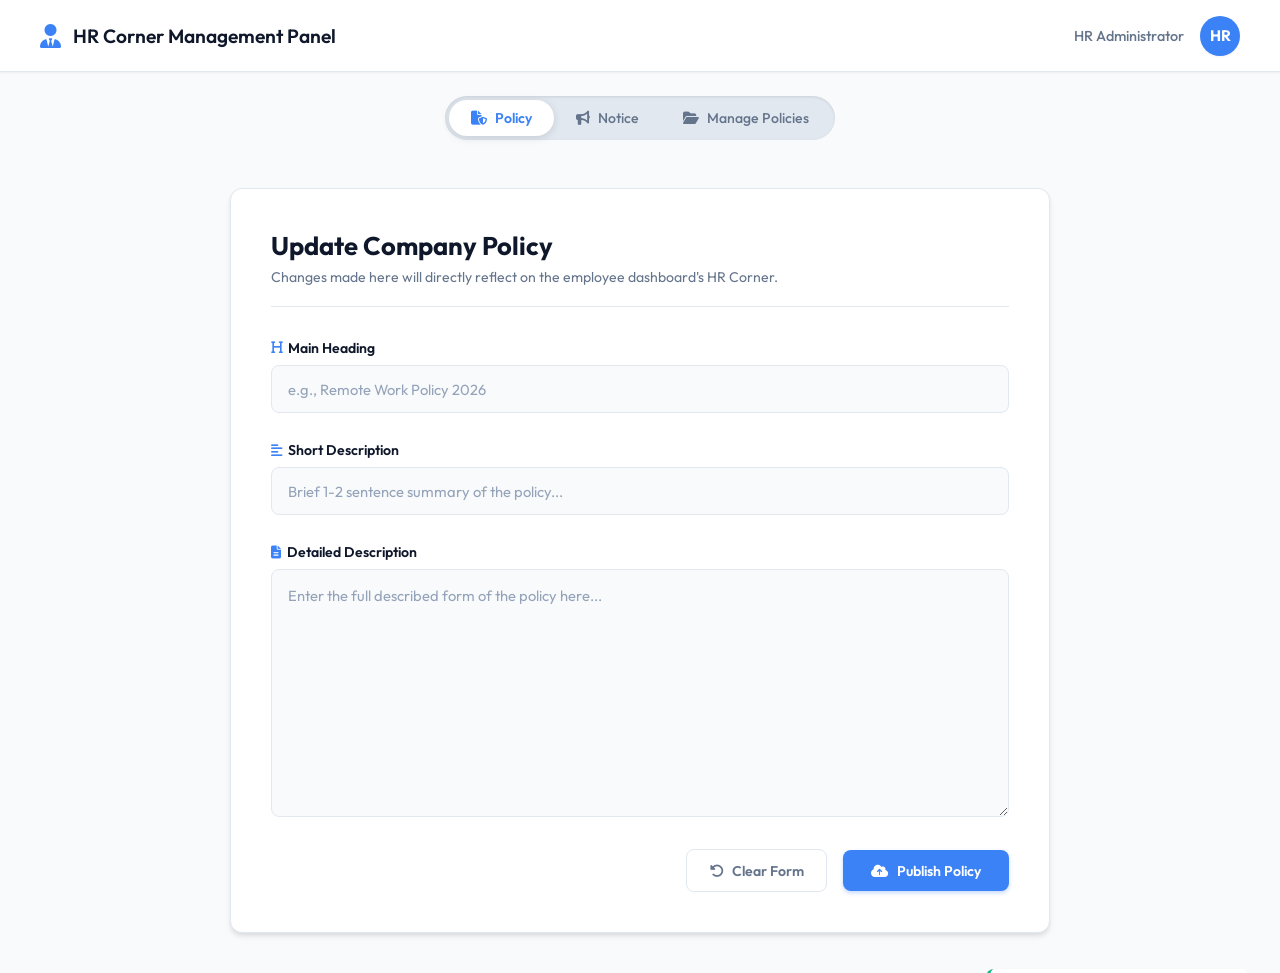
<file: hr_backend/index.html>
<!DOCTYPE html>
<html lang="en">
<head>
    <meta charset="UTF-8">
    <meta name="viewport" content="width=device-width, initial-scale=1.0">
    <title>HR Corner | Management Panel</title>
    <meta name="description" content="HR Administrator panel to manage and publish company policies.">

    <!-- Fonts & Icons -->
    <link href="https://fonts.googleapis.com/css2?family=Outfit:wght@300;400;500;600;700&display=swap" rel="stylesheet">
    <link rel="stylesheet" href="https://cdnjs.cloudflare.com/ajax/libs/font-awesome/6.4.0/css/all.min.css">

    <!-- CSS -->
    <link rel="stylesheet" href="css/global.css">
    <link rel="stylesheet" href="css/header.css">
    <link rel="stylesheet" href="css/tabs.css">
    <link rel="stylesheet" href="css/form.css">
    <link rel="stylesheet" href="css/notice.css">
    <link rel="stylesheet" href="css/custom.css?v=2">
    <link rel="stylesheet" href="css/toast.css">
    <link rel="stylesheet" href="css/mobile.css">
</head>
<body class="hr-body">

    <!-- Sections injected by app.js -->
    <div id="hr-header"></div>
    <div id="hr-tabs"></div>
    <div id="hr-form"></div>
    <div id="hr-notice"></div>
    <div id="hr-custom"></div>
    <div id="hr-toast"></div>

    <!-- JS -->
    <script src="js/app.js?v=2"></script>

</body>
</html>
</file>
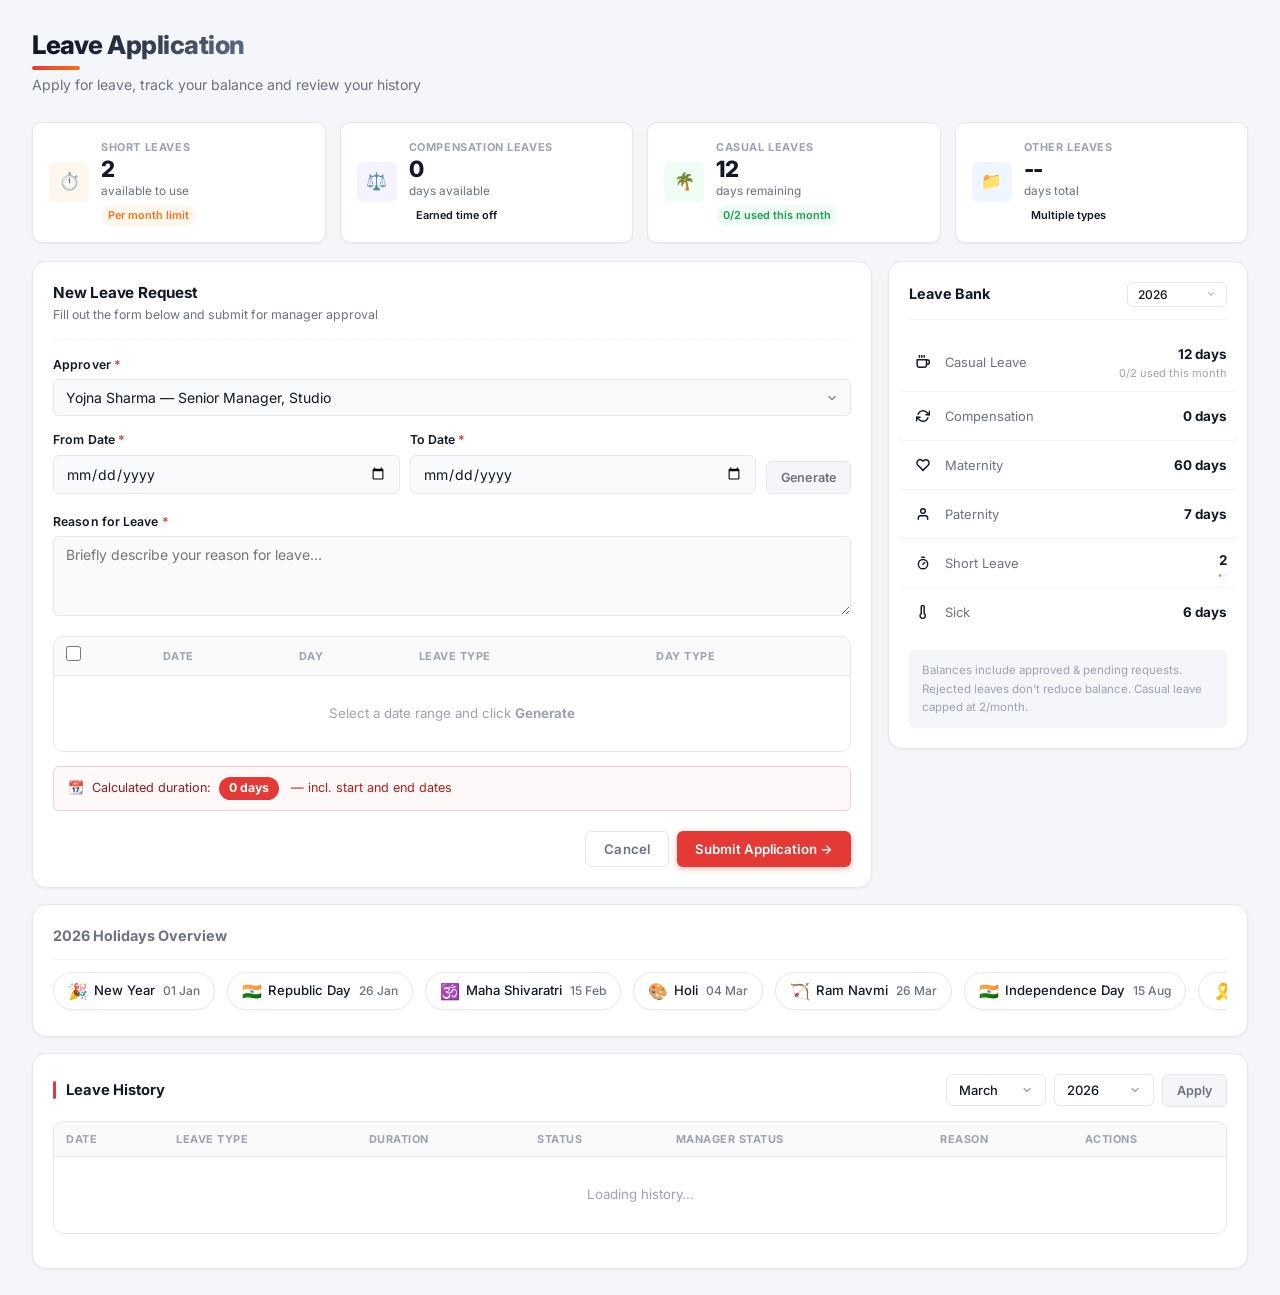
<file: leave_page/index.html>
<!DOCTYPE html>
<html lang="en">
<head>
    <meta charset="UTF-8">
    <meta name="viewport" content="width=device-width, initial-scale=1.0">
    <meta name="description" content="Leave Management - Apply and track your leave requests">
    <title>Leave Application | CRM</title>
    <link rel="preconnect" href="https://fonts.googleapis.com">
    <link href="https://fonts.googleapis.com/css2?family=Inter:wght@400;500;600;700;800&display=swap" rel="stylesheet">
    <!-- Base styles: always loaded -->
    <link rel="stylesheet" href="css/style.css">
    <!-- Desktop layout: screens wider than 768px -->
    <link rel="stylesheet" href="css/desktop.css" media="(min-width: 769px)">
    <!-- Mobile layout: screens 768px and below -->
    <link rel="stylesheet" href="css/mobile.css"  media="(max-width: 768px)">
</head>
<body>

    <div id="content-wrapper">

        <main id="main-content">
            <div class="leave-dashboard">

                <!-- Page Heading -->
                <div class="page-heading">
                    <h1>Leave Application</h1>
                    <p>Apply for leave, track your balance and review your history</p>
                </div>

                <!-- ─── Stats Row ────────────────────────────── -->
                <div class="stats-row">
                    <div class="stat-card">
                        <div class="stat-icon orange">⏱️</div>
                        <div class="stat-body">
                            <div class="stat-label">Short Leaves</div>
                            <div class="stat-value" id="stat-short">2</div>
                            <div class="stat-sub">available to use</div>
                            <span class="stat-tag orange">Per month limit</span>
                        </div>
                    </div>
                    <div class="stat-card">
                        <div class="stat-icon purple">⚖️</div>
                        <div class="stat-body">
                            <div class="stat-label">Compensation Leaves</div>
                            <div class="stat-value" id="stat-comp">0</div>
                            <div class="stat-sub">days available</div>
                            <span class="stat-tag purple">Earned time off</span>
                        </div>
                    </div>
                    <div class="stat-card">
                        <div class="stat-icon green">🌴</div>
                        <div class="stat-body">
                            <div class="stat-label">Casual Leaves</div>
                            <div class="stat-value" id="stat-casual">12</div>
                            <div class="stat-sub">days remaining</div>
                            <span class="stat-tag green">0/2 used this month</span>
                        </div>
                    </div>
                    <div class="stat-card">
                        <div class="stat-icon blue">📁</div>
                        <div class="stat-body">
                            <div class="stat-label">Other Leaves</div>
                            <div class="stat-value" id="stat-other">--</div>
                            <div class="stat-sub">days total</div>
                            <span class="stat-tag blue">Multiple types</span>
                        </div>
                    </div>
                </div>

                <!-- ─── Form + Balance ───────────────────────── -->
                <div class="main-grid">

                    <!-- Leave Form -->
                    <div class="card">
                        <div class="card-head">
                            <div>
                                <h2>New Leave Request</h2>
                                <p>Fill out the form below and submit for manager approval</p>
                            </div>
                        </div>

                        <form class="leave-form" id="application-form">
                            <div class="form-group">
                                <label for="mrf_approver">Approver <span class="required">*</span></label>
                                <select id="mrf_approver" name="approver" required>
                                    <option value="Yojna Sharma (Senior Manager - Studio)">Yojna Sharma — Senior Manager, Studio</option>
                                    <option value="Other Manager">Other Manager</option>
                                </select>
                            </div>

                            <div class="date-row">
                                <div class="form-group date-group">
                                    <label for="mrf_from_date">From Date <span class="required">*</span></label>
                                    <input type="date" id="mrf_from_date" name="from_date" required>
                                </div>
                                <div class="form-group date-group">
                                    <label for="mrf_to_date">To Date <span class="required">*</span></label>
                                    <input type="date" id="mrf_to_date" name="to_date" required>
                                </div>
                                <button type="button" class="btn btn-ghost js-generate-dates">Generate</button>
                            </div>

                            <div class="form-group">
                                <label for="reason">Reason for Leave <span class="required">*</span></label>
                                <textarea id="reason" name="reason" rows="3" placeholder="Briefly describe your reason for leave..." required></textarea>
                            </div>

                            <!-- Generated dates table -->
                            <div class="table-wrap scroll-y">
                                <table class="generated-dates-table">
                                    <thead>
                                        <tr>
                                            <th><input type="checkbox" id="select-all-dates"></th>
                                            <th>Date</th>
                                            <th>Day</th>
                                            <th>Leave Type</th>
                                            <th>Day Type</th>
                                        </tr>   
                                    </thead>
                                    <tbody id="generated-dates-body">
                                        <tr>
                                            <td colspan="5" class="empty-state">Select a date range and click <strong>Generate</strong></td>
                                        </tr>
                                    </tbody>
                                </table>
                            </div>

                            <!-- Duration -->
                            <div class="duration-box">
                                <span>📆</span>
                                Calculated duration:
                                <span class="duration-badge">0 days</span>
                                <span style="margin-left:4px; color:#b91c1c;">— incl. start and end dates</span>
                            </div>

                            <div class="form-actions" style="margin-top: auto;">
                                <button type="button" class="btn btn-outline" id="cancel-btn">Cancel</button>
                                <button type="submit" class="btn btn-primary" id="submit-btn">Submit Application →</button>
                            </div>
                        </form>
                    </div>

                    <!-- Right Column Wrapper -->
                    <div class="right-column-grid" style="display: flex; flex-direction: column; gap: 16px;">
                        
                        <!-- Leave Balance -->
                        <div class="card" style="flex-shrink: 0;">
                            <div class="balance-head">
                                <h3>Leave Bank</h3>
                                <div class="custom-dropdown" id="balance-year-dropdown" style="min-width: 90px;">
                                    <button class="dropdown-trigger" type="button" style="padding: 4px 10px; font-size: 0.75rem;">
                                        <span class="selected-value">2026</span>
                                        <svg class="chevron" width="10" height="10" viewBox="0 0 24 24" fill="none" stroke="currentColor" stroke-width="2.5" stroke-linecap="round" stroke-linejoin="round"><path d="m6 9 6 6 6-6"/></svg>
                                    </button>
                                    <div class="dropdown-menu">
                                        <div class="dropdown-item" data-value="2024">2024</div>
                                        <div class="dropdown-item" data-value="2025">2025</div>
                                        <div class="dropdown-item active" data-value="2026">2026</div>
                                        <div class="dropdown-item" data-value="2027">2027</div>
                                    </div>
                                </div>
                            </div>

                            <ul class="balance-list">
                                <li>
                                    <div class="bl-info"><span class="bl-icon green"><svg width="14" height="14" viewBox="0 0 24 24" fill="none" stroke="currentColor" stroke-width="2.5" stroke-linecap="round" stroke-linejoin="round"><path d="M18 8h1a4 4 0 0 1 0 8h-1"></path><path d="M2 8h16v9a4 4 0 0 1-4 4H6a4 4 0 0 1-4-4V8z"></path><line x1="6" y1="1" x2="6" y2="4"></line><line x1="10" y1="1" x2="10" y2="4"></line><line x1="14" y1="1" x2="14" y2="4"></line></svg></span><span class="bl-name">Casual Leave</span></div>
                                    <div class="bl-val">12 days <span class="mini">0/2 used this month</span></div>
                                </li>
                                <li>
                                    <div class="bl-info"><span class="bl-icon orange"><svg width="14" height="14" viewBox="0 0 24 24" fill="none" stroke="currentColor" stroke-width="2.5" stroke-linecap="round" stroke-linejoin="round"><polyline points="23 4 23 10 17 10"></polyline><polyline points="1 20 1 14 7 14"></polyline><path d="M3.51 9a9 9 0 0 1 14.85-3.36L23 10M1 14l4.64 4.36A9 9 0 0 0 20.49 15"></path></svg></span><span class="bl-name">Compensation </span></div>
                                    <div class="bl-val">0 days</div>
                                </li>
                        
                                <li>
                                    <div class="bl-info"><span class="bl-icon blue"><svg width="14" height="14" viewBox="0 0 24 24" fill="none" stroke="currentColor" stroke-width="2.5" stroke-linecap="round" stroke-linejoin="round"><path d="M20.84 4.61a5.5 5.5 0 0 0-7.78 0L12 5.67l-1.06-1.06a5.5 5.5 0 0 0-7.78 7.78l1.06 1.06L12 21.23l7.78-7.78 1.06-1.06a5.5 5.5 0 0 0 0-7.78z"></path></svg></span><span class="bl-name">Maternity</span></div>
                                    <div class="bl-val">60 days</div>
                                </li>
                                <li>
                                    <div class="bl-info"><span class="bl-icon blue"><svg width="14" height="14" viewBox="0 0 24 24" fill="none" stroke="currentColor" stroke-width="2.5" stroke-linecap="round" stroke-linejoin="round"><path d="M20 21v-2a4 4 0 0 0-4-4H8a4 4 0 0 0-4 4v2"></path><circle cx="12" cy="7" r="4"></circle></svg></span><span class="bl-name">Paternity</span></div>
                                    <div class="bl-val">7 days</div>
                                </li>
                                <li>
                                    <div class="bl-info"><span class="bl-icon orange"><svg width="14" height="14" viewBox="0 0 24 24" fill="none" stroke="currentColor" stroke-width="2.5" stroke-linecap="round" stroke-linejoin="round"><line x1="10" y1="2" x2="14" y2="2"></line><line x1="12" y1="14" x2="15" y2="11"></line><circle cx="12" cy="14" r="8"></circle></svg></span><span class="bl-name">Short Leave</span></div>
                                    <div class="bl-val">
                                        2   
                                        <div class="mini-prog"><div class="mini-prog-fill" style="width:25%"></div></div>
                                    </div>
                                </li>
                                <li>
                                    <div class="bl-info"><span class="bl-icon amber"><svg width="14" height="14" viewBox="0 0 24 24" fill="none" stroke="currentColor" stroke-width="2.5" stroke-linecap="round" stroke-linejoin="round"><path d="M14 14.76V3.5a2.5 2.5 0 0 0-5 0v11.26a4.5 4.5 0 1 0 5 0z"></path></svg></span><span class="bl-name">Sick</span></div>
                                    <div class="bl-val">6 days</div>
                                </li>
                                
                            </ul>

                            <div class="balance-note">
                                Balances include approved &amp; pending requests. Rejected leaves don't reduce balance.
                                Casual leave capped at 2/month.
                            </div>
                        </div>
                    </div>
                </div>

                <!-- ─── 2026 Holidays (Full Width) ─────────────────────────── -->
                <div class="card" style="margin-bottom: 16px;">
                    <div class="balance-head" style="margin-bottom: 12px;">
                        <h3 style="font-size: 0.9rem; color: var(--text-secondary);">2026 Holidays Overview</h3>
                    </div>
                    <style>
                        .holidays-marquee {
                            display: flex;
                            gap: 12px;
                            overflow-x: auto;
                            padding-bottom: 6px;
                            -webkit-overflow-scrolling: touch;
                        }
                        .holidays-marquee::-webkit-scrollbar { height: 4px; }
                        .holidays-marquee::-webkit-scrollbar-thumb { background: var(--border); border-radius: 4px; }
                        .holiday-pill {
                            display: flex;
                            align-items: center;
                            gap: 6px;
                            padding: 6px 14px;
                            background: var(--bg-body);
                            border: 1px solid var(--border);
                            border-radius: 100px;
                            white-space: nowrap;
                            font-size: 0.82rem;
                            font-weight: 500;
                            box-shadow: 0 1px 2px rgba(0,0,0,0.03);
                        }
                        .holiday-pill .h-icon {
                            font-size: 1rem;
                        }
                        .holiday-pill .h-date {
                            color: var(--text-secondary);
                            font-size: 0.75rem;
                            margin-left: 2px;
                        }
                    </style>
                    <div class="holidays-marquee">
                        <div class="holiday-pill"><span class="h-icon">🎉</span> <span class="h-name">New Year</span> <span class="h-date">01 Jan</span></div>
                        <div class="holiday-pill"><span class="h-icon">🇮🇳</span> <span class="h-name">Republic Day</span> <span class="h-date">26 Jan</span></div>
                        <div class="holiday-pill"><span class="h-icon">🕉️</span> <span class="h-name">Maha Shivaratri</span> <span class="h-date">15 Feb</span></div>
                        <div class="holiday-pill"><span class="h-icon">🎨</span> <span class="h-name">Holi</span> <span class="h-date">04 Mar</span></div>
                        <div class="holiday-pill"><span class="h-icon">🏹</span> <span class="h-name">Ram Navmi</span> <span class="h-date">26 Mar</span></div>
                        <div class="holiday-pill"><span class="h-icon">🇮🇳</span> <span class="h-name">Independence Day</span> <span class="h-date">15 Aug</span></div>
                        <div class="holiday-pill"><span class="h-icon">🎗️</span> <span class="h-name">Raksha Bandhan</span> <span class="h-date">28 Aug</span></div>
                        <div class="holiday-pill"><span class="h-icon">🦚</span> <span class="h-name">Krishna Janmashtami</span> <span class="h-date">04 Sep</span></div>
                        <div class="holiday-pill"><span class="h-icon">🕊️</span> <span class="h-name">Gandhi Jayanti</span> <span class="h-date">02 Oct</span></div>
                        <div class="holiday-pill"><span class="h-icon">🏹</span> <span class="h-name">Dussehra</span> <span class="h-date">20 Oct</span></div>
                        <div class="holiday-pill"><span class="h-icon">🪔</span> <span class="h-name">Diwali</span> <span class="h-date">08 Nov</span></div>
                        <div class="holiday-pill"><span class="h-icon">⛰️</span> <span class="h-name">Govardhan Puja</span> <span class="h-date">09 Nov</span></div>
                        <div class="holiday-pill"><span class="h-icon">🌺</span> <span class="h-name">Bhai Dooj</span> <span class="h-date">11 Nov</span></div>
                    </div>
                </div>

                <!-- ─── Leave History ─────────────────────────── -->
                <div class="card history-card">
                    <div class="history-head">
                        <div class="section-title">
                            <div class="accent-bar"></div>
                            <h3>Leave History</h3>
                        </div>
                        <div class="history-filters">
                            <div class="custom-dropdown" id="month-dropdown">
                                <button class="dropdown-trigger" type="button">
                                    <span class="selected-value">March</span>
                                    <svg class="chevron" width="12" height="12" viewBox="0 0 24 24" fill="none" stroke="currentColor" stroke-width="2.5" stroke-linecap="round" stroke-linejoin="round"><path d="m6 9 6 6 6-6"/></svg>
                                </button>
                                <div class="dropdown-menu">
                                    <div class="dropdown-item" data-value="January">January</div>
                                    <div class="dropdown-item" data-value="February">February</div>
                                    <div class="dropdown-item active" data-value="March">March</div>
                                    <div class="dropdown-item" data-value="April">April</div>
                                    <div class="dropdown-item" data-value="May">May</div>
                                    <div class="dropdown-item" data-value="June">June</div>
                                    <div class="dropdown-item" data-value="July">July</div>
                                    <div class="dropdown-item" data-value="August">August</div>
                                    <div class="dropdown-item" data-value="September">September</div>
                                    <div class="dropdown-item" data-value="October">October</div>
                                    <div class="dropdown-item" data-value="November">November</div>
                                    <div class="dropdown-item" data-value="December">December</div>
                                </div>
                            </div>
                            <div class="custom-dropdown" id="year-dropdown">
                                <button class="dropdown-trigger" type="button">
                                    <span class="selected-value">2026</span>
                                    <svg class="chevron" width="12" height="12" viewBox="0 0 24 24" fill="none" stroke="currentColor" stroke-width="2.5" stroke-linecap="round" stroke-linejoin="round"><path d="m6 9 6 6 6-6"/></svg>
                                </button>
                                <div class="dropdown-menu">
                                    <div class="dropdown-item" data-value="2024">2024</div>
                                    <div class="dropdown-item" data-value="2025">2025</div>
                                    <div class="dropdown-item active" data-value="2026">2026</div>
                                    <div class="dropdown-item" data-value="2027">2027</div>
                                </div>
                            </div>
                            <button class="btn btn-ghost" id="load-history-btn">Apply</button>
                        </div>
                    </div>

                    <div class="table-wrap">
                        <table class="history-table">
                            <thead>
                                <tr>
                                    <th>Date</th>
                                    <th>Leave Type</th>
                                    <th>Duration</th>
                                    <th>Status</th>
                                    <th>Manager Status</th>
                                    <th>Reason</th>
                                    <th>Actions</th>
                                </tr>
                            </thead>
                            <tbody id="history-table-body">
                                <tr>
                                    <td colspan="7" class="loading-state">Loading history...</td>
                                </tr>
                            </tbody>
                        </table>
                    </div>
                </div>

            </div>
        </main>
    </div>

    <!-- Modals -->
    <!-- View Modal -->
    <div id="view-modal" class="modal-overlay">
        <div class="modal">
            <div class="modal-header">
                <h3>View Leave Application</h3>
                <button type="button" class="close-btn" onclick="closeModal('view-modal')">&times;</button>
            </div>
            <div class="modal-body" id="view-modal-content">
                <!-- Data injected via JS -->
            </div>
            <div class="modal-footer">
                <button type="button" class="btn btn-outline" onclick="closeModal('view-modal')">Close</button>
            </div>
        </div>
    </div>

    <!-- Edit Modal -->
    <div id="edit-modal" class="modal-overlay">
        <div class="modal">
            <div class="modal-header">
                <h3>Edit Leave Application</h3>
                <button type="button" class="close-btn" onclick="closeModal('edit-modal')">&times;</button>
            </div>
            <div class="modal-body">
                <form id="edit-leave-form">
                    <div class="form-group">
                        <label for="edit_reason">Reason for Leave <span class="required">*</span></label>
                        <textarea id="edit_reason" rows="3" required></textarea>
                    </div>
                    <div class="date-row">
                        <div class="form-group date-group">
                            <label for="edit_from_date">From Date <span class="required">*</span></label>
                            <input type="date" id="edit_from_date" required>
                        </div>
                        <div class="form-group date-group">
                            <label for="edit_to_date">To Date <span class="required">*</span></label>
                            <input type="date" id="edit_to_date" required>
                        </div>
                    </div>
                </form>
            </div>
            <div class="modal-footer">
                <button type="button" class="btn btn-outline" onclick="closeModal('edit-modal')">Cancel</button>
                <button type="button" class="btn btn-primary" onclick="saveEditLeave()">Save Changes</button>
            </div>
        </div>
    </div>

    <!-- Delete Modal -->
    <div id="delete-modal" class="modal-overlay">
        <div class="modal modal-sm">
            <div class="modal-header">
                <h3 style="color: var(--red);">Delete Leave Application</h3>
                <button type="button" class="close-btn" onclick="closeModal('delete-modal')">&times;</button>
            </div>
            <div class="modal-body">
                <p>Are you sure you want to delete this leave request? This action cannot be undone.</p>
            </div>
            <div class="modal-footer" style="justify-content: flex-end;">
                <button type="button" class="btn btn-outline" onclick="closeModal('delete-modal')">Cancel</button>
                <button type="button" class="btn btn-primary" onclick="confirmDeleteLeave()">Delete Request</button>
            </div>
        </div>
    </div>

    <script src="js/main.js"></script>
</body>
</html>
</file>
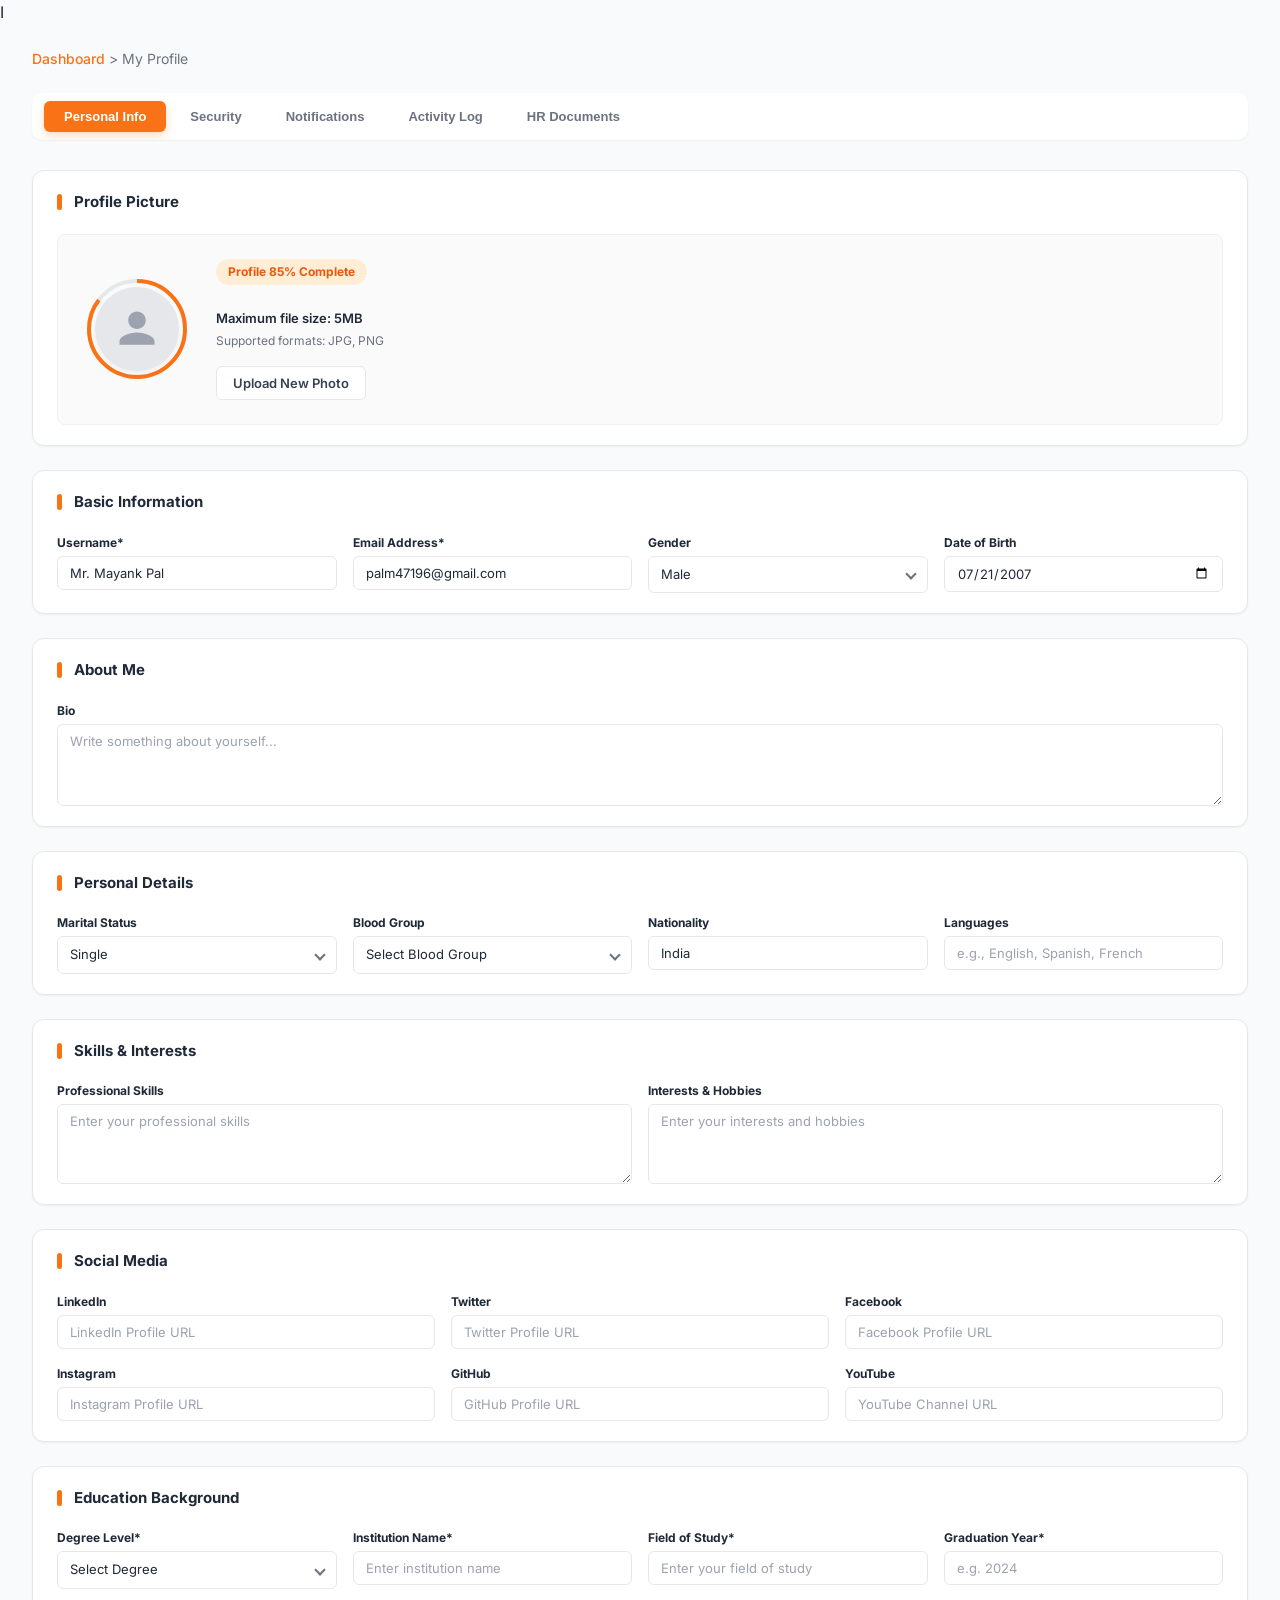
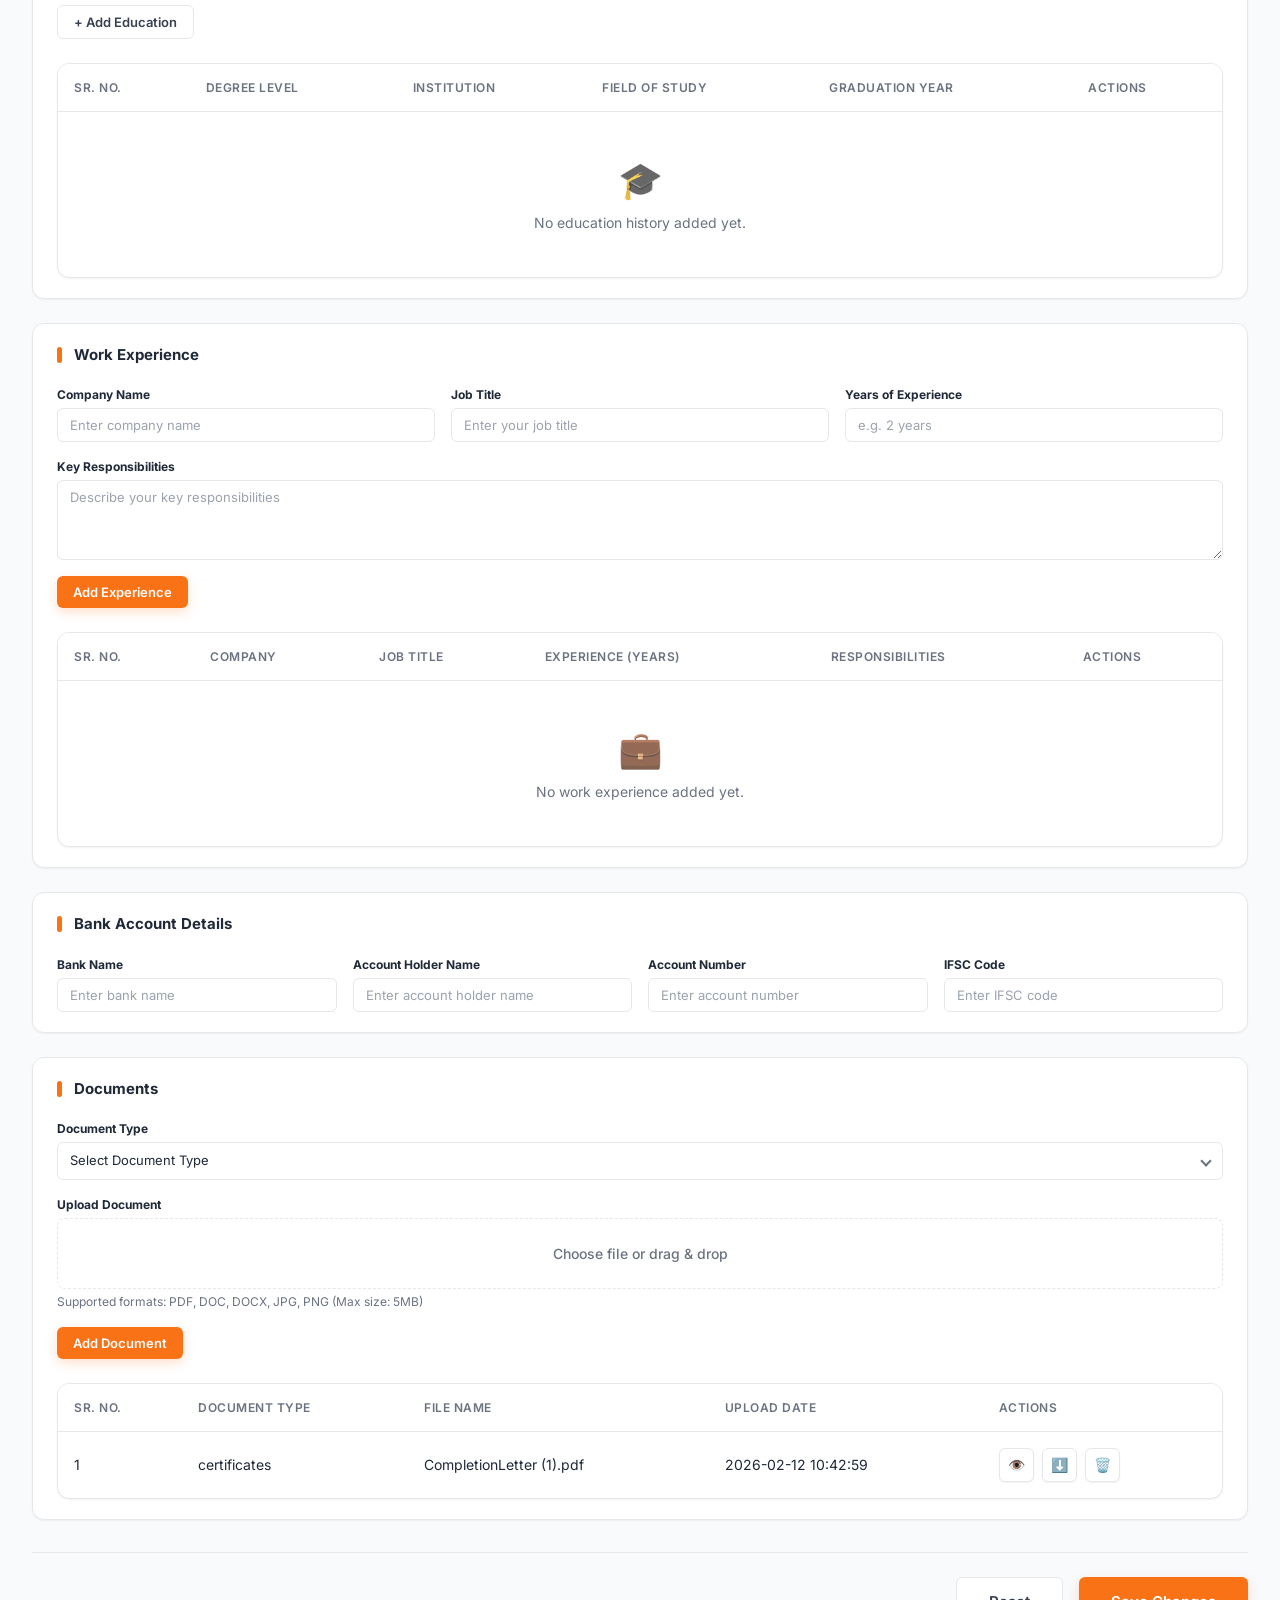
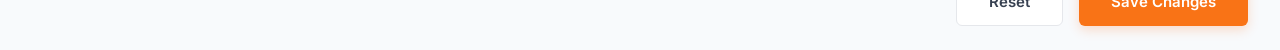
<file: profile_page/index.html>
I<!DOCTYPE html>
<html lang="en">
<head>
    <meta charset="UTF-8">
    <meta name="viewport" content="width=device-width, initial-scale=1.0">
    <title>My Profile</title>
    <!-- Google Fonts -->
    <link rel="preconnect" href="https://fonts.googleapis.com">
    <link rel="preconnect" href="https://fonts.gstatic.com" crossorigin>
    <link href="https://fonts.googleapis.com/css2?family=Inter:wght@400;500;600;700&display=swap" rel="stylesheet">
    <!-- CSS -->
    <link rel="stylesheet" href="css/desktop.css">
    <link rel="stylesheet" href="css/mobile.css" media="screen and (max-width: 768px)">
</head>
<body>
    <div class="page-container">
        <!-- Breadcrumb & Top Tabs -->
        <header class="section-header">
            <div class="breadcrumb">
                <span class="link">Dashboard</span> > <span class="current">My Profile</span>
            </div>
            
            <nav class="profile-tabs">
                <button class="tab-btn active" data-target="personal-info">Personal Info</button>
                <button class="tab-btn" data-target="security">Security</button>
                <button class="tab-btn" data-target="notifications">Notifications</button>
                <button class="tab-btn" data-target="activity-log">Activity Log</button>
                <button class="tab-btn" data-target="hr-documents">HR Documents</button>
            </nav>
        </header>

        <main class="profile-content">
            <div class="tab-page active" id="personal-info"></div>
            <div class="tab-page" id="security"></div>
            <div class="tab-page" id="notifications"></div>
            <div class="tab-page" id="activity-log"></div>
            <div class="tab-page" id="hr-documents"></div>
        </main>
    </div>

    <!-- MODALS -->
    <!-- Upload Photo Modal -->
    <div class="modal-overlay" id="modal-upload-photo">
        <div class="modal-card">
            <div class="modal-header">
                <div class="modal-title-group">
                    <h3 class="modal-title">Upload Profile Picture</h3>
                </div>
                <div class="modal-header-right">
                    <button class="modal-close">&times;</button>
                </div>
            </div>
            <div class="modal-body">
                 <div class="modal-content-box">
                     <div class="file-drop-area">
                          <input type="file" class="file-input">
                          <span class="file-msg">Choose file or drag & drop</span>
                     </div>
                     <p class="sub-text text-center mt-2">Supported formats: JPG, PNG (Max 5MB)</p>
                 </div>
                 <div class="mt-4 text-center">
                     <button class="btn btn-primary">Upload Photo</button>
                 </div>
            </div>
        </div>
    </div>

    <!-- Add Education Modal -->
    <div class="modal-overlay" id="modal-add-education">
        <div class="modal-card">
            <div class="modal-header">
                <div class="modal-title-group">
                    <h3 class="modal-title">Add Education Background</h3>
                </div>
                <div class="modal-header-right">
                    <button class="modal-close">&times;</button>
                </div>
            </div>
            <div class="modal-body">
                <div class="modal-content-box form-grid grid-1">
                    <div class="form-group full-width">
                        <label>Degree Level*</label>
                        <select>
                            <option>Select Degree</option>
                            <option>High School</option>
                            <option>Bachelor's</option>
                            <option>Master's</option>
                        </select>
                    </div>
                    <div class="form-group full-width">
                        <label>Institution Name*</label>
                        <input type="text" placeholder="Enter institution name">
                    </div>
                    <div class="form-group full-width">
                        <label>Field of Study*</label>
                        <input type="text" placeholder="Enter your field of study">
                    </div>
                    <div class="form-group full-width">
                        <label>Graduation Year*</label>
                        <input type="text" placeholder="e.g. 2024">
                    </div>
                </div>
                <div class="form-actions mt-4 text-right">
                    <button class="btn btn-primary">Save Education</button>
                </div>
            </div>
        </div>
    </div>

    <!-- Add Experience Modal -->
    <div class="modal-overlay" id="modal-add-experience">
        <div class="modal-card">
            <div class="modal-header">
                <div class="modal-title-group">
                    <h3 class="modal-title">Add Work Experience</h3>
                </div>
                <div class="modal-header-right">
                    <button class="modal-close">&times;</button>
                </div>
            </div>
            <div class="modal-body">
                <div class="modal-content-box form-grid grid-1">
                    <div class="form-group">
                        <label>Company Name</label>
                        <input type="text" placeholder="Enter company name">
                    </div>
                    <div class="form-group">
                        <label>Job Title</label>
                        <input type="text" placeholder="Enter your job title">
                    </div>
                    <div class="form-group">
                        <label>Years of Experience</label>
                        <input type="text" placeholder="e.g. 2 years">
                    </div>
                    <div class="form-group">
                        <label>Key Responsibilities</label>
                        <textarea rows="3" placeholder="Describe your key responsibilities"></textarea>
                    </div>
                </div>
                <div class="form-actions mt-4 text-right">
                    <button class="btn btn-primary">Save Experience</button>
                </div>
            </div>
        </div>
    </div>

    <!-- Add Document Modal -->
    <div class="modal-overlay" id="modal-add-document">
        <div class="modal-card">
            <div class="modal-header">
                <div class="modal-title-group">
                    <h3 class="modal-title">Upload Document</h3>
                </div>
                <div class="modal-header-right">
                    <button class="modal-close">&times;</button>
                </div>
            </div>
            <div class="modal-body">
                 <div class="modal-content-box form-grid grid-1">
                    <div class="form-group">
                        <label>Document Type</label>
                        <select>
                            <option>Select Document Type</option>
                            <option>Certificates</option>
                            <option>ID Proof</option>
                            <option>Address Proof</option>
                        </select>
                    </div>
                    <div class="form-group file-upload-group mt-2">
                        <label>File</label>
                        <div class="file-drop-area">
                             <input type="file" class="file-input">
                             <span class="file-msg">Choose file or drag & drop</span>
                        </div>
                    </div>
                 </div>
                 <div class="mt-4 text-right">
                     <button class="btn btn-primary">Add Document</button>
                 </div>
            </div>
        </div>
    </div>

    <!-- Toast Notification Container -->
    <div id="toast-container" class="toast-container"></div>

    <script src="js/script.js"></script>
</body>
</html>
</file>
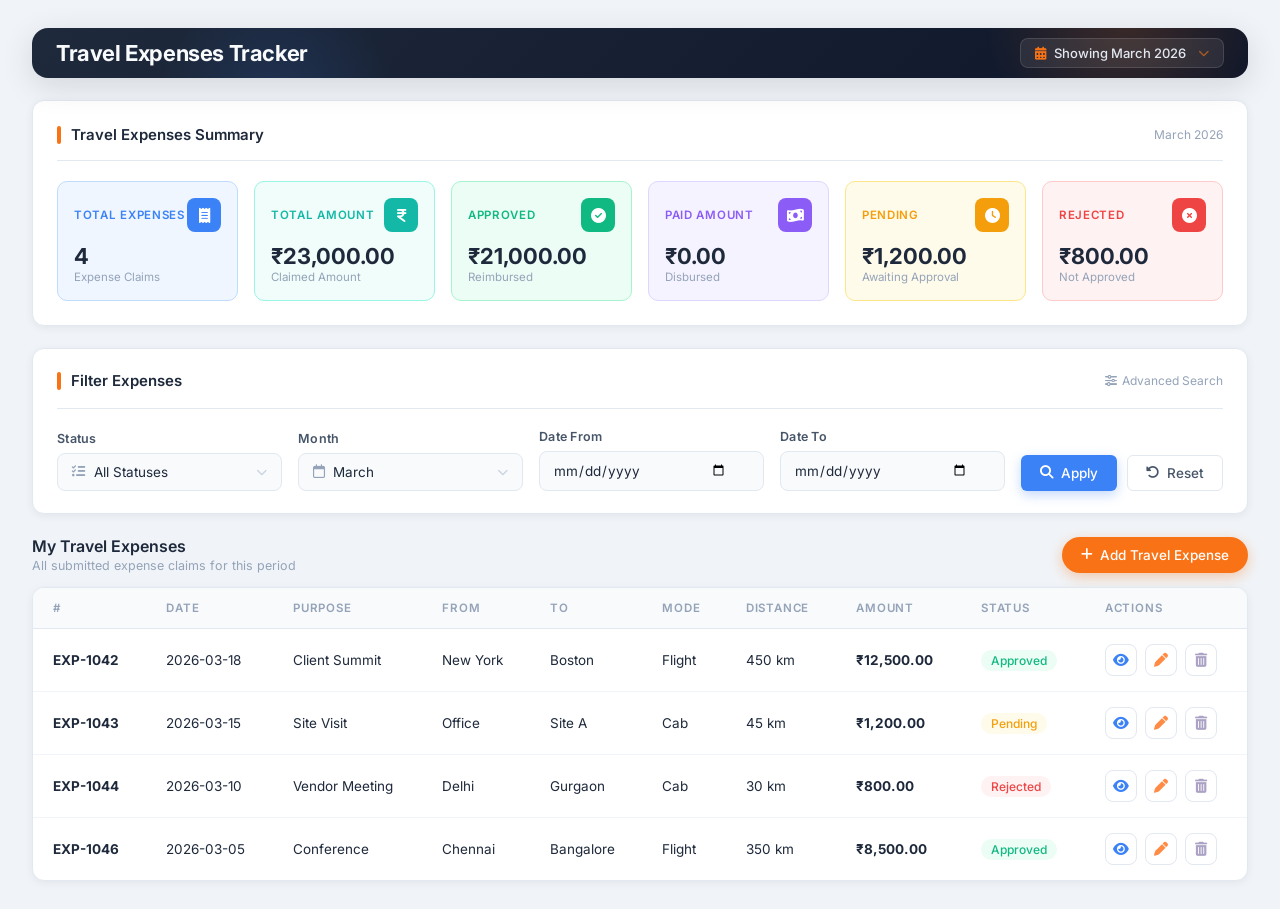
<file: travel_exp/index.html>
<!DOCTYPE html>
<html lang="en">
<head>
    <meta charset="UTF-8">
    <meta name="viewport" content="width=device-width, initial-scale=1.0">
    <title>Travel Expenses Tracker</title>
    <meta name="description" content="Submit, track, and manage all your travel reimbursements in one place.">
    <!-- Font Awesome -->
    <link rel="stylesheet" href="https://cdnjs.cloudflare.com/ajax/libs/font-awesome/6.5.0/css/all.min.css">
    <!-- Modular CSS -->
    <link rel="stylesheet" href="css/global.css">
    <link rel="stylesheet" href="css/header.css">
    <link rel="stylesheet" href="css/summary.css">
    <link rel="stylesheet" href="css/filter.css">
    <link rel="stylesheet" href="css/table.css">
    <link rel="stylesheet" href="css/modals.css">
    <link rel="stylesheet" href="css/mobile.css">
</head>
<body>
    <div class="page-wrapper">
        <div id="header-container"></div>
        <div id="summary-container"></div>
        <div id="filter-container"></div>
        <div id="table-container"></div>
    </div>
    <!-- Modals rendered outside page-wrapper to avoid z-index stacking issues -->
    <div id="modals-container"></div>

    <script src="js/app.js"></script>
</body>
</html>
</file>
<file: hr_backend/css/global.css>
/* ============================================
   global.css — Design Tokens & Base Resets
   ============================================ */

:root {
    --hr-primary:        #3b82f6;
    --hr-primary-hover:  #2563eb;
    --hr-secondary:      #0f172a;
    --hr-bg:             #f8fafc;
    --hr-surface:        #ffffff;
    --hr-text:           #1e293b;
    --hr-text-muted:     #64748b;
    --hr-border:         #e2e8f0;
    --hr-success:        #10b981;
    --hr-font:           'Outfit', sans-serif;
    --hr-shadow-sm:      0 1px 2px rgba(0,0,0,0.05);
    --hr-shadow-md:      0 4px 6px -1px rgba(0,0,0,0.1),
                         0 2px 4px -1px rgba(0,0,0,0.06);
    --hr-radius:         12px;
}

*,
*::before,
*::after {
    margin: 0;
    padding: 0;
    box-sizing: border-box;
}

.hr-body {
    font-family: var(--hr-font);
    background-color: var(--hr-bg);
    color: var(--hr-text);
    min-height: 100vh;
    display: flex;
    flex-direction: column;
}
</file>
<file: hr_backend/css/header.css>
/* ============================================
   header.css — Header Section Styles
   ============================================ */

.hr-header {
    background-color: var(--hr-surface);
    height: 72px;
    padding: 0 2.5rem;
    display: flex;
    align-items: center;
    justify-content: space-between;
    border-bottom: 1px solid var(--hr-border);
    box-shadow: var(--hr-shadow-sm);
    position: sticky;
    top: 0;
    z-index: 100;
}

.hr-header-logo {
    display: flex;
    align-items: center;
    gap: 0.75rem;
}

.hr-header-logo-icon {
    font-size: 1.5rem;
    color: var(--hr-primary);
}

.hr-header-logo-title {
    font-size: 1.2rem;
    font-weight: 600;
    color: var(--hr-secondary);
}

.hr-header-profile {
    display: flex;
    align-items: center;
    gap: 1rem;
}

.hr-header-profile-name {
    font-size: 0.9rem;
    font-weight: 500;
    color: var(--hr-text-muted);
}

.hr-header-avatar {
    width: 40px;
    height: 40px;
    border-radius: 50%;
    background-color: var(--hr-primary);
    color: #fff;
    font-size: 0.95rem;
    font-weight: 700;
    display: flex;
    align-items: center;
    justify-content: center;
    cursor: pointer;
    flex-shrink: 0;
    transition: transform 0.2s ease;
    box-shadow: var(--hr-shadow-sm);
}

.hr-header-avatar:hover {
    transform: scale(1.08);
}
</file>
<file: hr_backend/css/tabs.css>
/* ============================================
   tabs.css — Pill Toggle Switcher Styles
   ============================================ */

/* ── Outer Bar (centers the pill) ── */
.hr-toggle-bar {
    display: flex;
    justify-content: center;
    align-items: center;
    padding: 1.5rem 1rem 0.5rem;
    background: transparent;
}

/* ── The Pill Container ── */
.hr-toggle-pill {
    position: relative;
    display: inline-flex;
    align-items: center;
    background: #e2e8f0;
    border-radius: 50px;
    padding: 4px;
    gap: 0;
    box-shadow: inset 0 1px 3px rgba(0,0,0,0.1);
}

/* ── Sliding White Background ── */
.hr-toggle-slider {
    position: absolute;
    top: 4px;
    left: 4px;
    height: calc(100% - 8px);
    background: #ffffff;
    border-radius: 50px;
    box-shadow: 0 2px 8px rgba(0, 0, 0, 0.12);
    transition: left 0.3s cubic-bezier(0.4, 0, 0.2, 1),
                width 0.3s cubic-bezier(0.4, 0, 0.2, 1);
    z-index: 0;
}

/* ── Each Toggle Option Button ── */
.hr-toggle-option {
    position: relative;
    z-index: 1;
    display: inline-flex;
    align-items: center;
    gap: 0.45rem;
    padding: 0.55rem 1.4rem;
    border: none;
    background: transparent;
    border-radius: 50px;
    font-family: var(--hr-font);
    font-size: 0.88rem;
    font-weight: 500;
    color: var(--hr-text-muted);
    cursor: pointer;
    transition: color 0.25s ease;
    white-space: nowrap;
    user-select: none;
}

.hr-toggle-option:hover {
    color: var(--hr-text);
}

/* ── Active state ── */
.hr-toggle-active {
    color: var(--hr-primary) !important;
    font-weight: 600;
}

.hr-toggle-icon {
    font-size: 0.88rem;
    transition: color 0.25s ease;
}
</file>
<file: hr_backend/css/form.css>
/* ============================================
   form.css — Policy Form Section Styles
   ============================================ */

.hr-form-section {
    flex: 1;
    padding: 2.5rem 1rem;
    display: flex;
    justify-content: center;
    align-items: flex-start;
}

.hr-form-card {
    background: var(--hr-surface);
    width: 100%;
    max-width: 820px;
    border-radius: var(--hr-radius);
    box-shadow: var(--hr-shadow-md);
    padding: 2.5rem;
    border: 1px solid var(--hr-border);
}

/* Card Header */
.hr-form-card-header {
    margin-bottom: 2rem;
    padding-bottom: 1.25rem;
    border-bottom: 1px solid var(--hr-border);
}

.hr-form-card-title {
    font-size: 1.6rem;
    font-weight: 700;
    color: var(--hr-secondary);
    margin-bottom: 0.4rem;
}

.hr-form-card-subtitle {
    font-size: 0.88rem;
    color: var(--hr-text-muted);
}

/* Form Layout */
.hr-policy-form {
    display: flex;
    flex-direction: column;
    gap: 1.75rem;
}

.hr-field-group {
    display: flex;
    flex-direction: column;
    gap: 0.5rem;
}

.hr-field-label {
    font-size: 0.88rem;
    font-weight: 600;
    color: var(--hr-secondary);
    display: flex;
    align-items: center;
    gap: 0.4rem;
}

.hr-field-label-icon {
    font-size: 0.82rem;
    color: var(--hr-primary);
}

.hr-field-input,
.hr-field-textarea {
    width: 100%;
    padding: 0.85rem 1rem;
    border: 1px solid var(--hr-border);
    border-radius: 8px;
    font-family: var(--hr-font);
    font-size: 0.92rem;
    color: var(--hr-text);
    background-color: #f8fafc;
    outline: none;
    transition: border-color 0.2s ease, box-shadow 0.2s ease, background-color 0.2s ease;
}

.hr-field-textarea {
    resize: vertical;
    min-height: 140px;
    line-height: 1.65;
}

.hr-field-input:focus,
.hr-field-textarea:focus {
    border-color: var(--hr-primary);
    background-color: #fff;
    box-shadow: 0 0 0 3px rgba(59, 130, 246, 0.12);
}

.hr-field-input::placeholder,
.hr-field-textarea::placeholder {
    color: #94a3b8;
}

/* Buttons Row */
.hr-form-actions {
    display: flex;
    justify-content: flex-end;
    align-items: center;
    gap: 1rem;
    margin-top: 0.25rem;
}

.hr-btn-clear {
    display: inline-flex;
    align-items: center;
    gap: 0.5rem;
    padding: 0.72rem 1.4rem;
    border: 1px solid var(--hr-border);
    background: transparent;
    border-radius: 8px;
    font-family: var(--hr-font);
    font-size: 0.88rem;
    font-weight: 600;
    color: var(--hr-text-muted);
    cursor: pointer;
    transition: all 0.2s ease;
}

.hr-btn-clear:hover {
    background-color: #f1f5f9;
    color: var(--hr-secondary);
    border-color: #cbd5e1;
}

.hr-btn-publish {
    display: inline-flex;
    align-items: center;
    gap: 0.5rem;
    padding: 0.72rem 1.75rem;
    border: none;
    background-color: var(--hr-primary);
    border-radius: 8px;
    font-family: var(--hr-font);
    font-size: 0.88rem;
    font-weight: 600;
    color: #fff;
    cursor: pointer;
    box-shadow: 0 2px 4px rgba(59, 130, 246, 0.3);
    transition: all 0.2s ease;
}

.hr-btn-publish:hover {
    background-color: var(--hr-primary-hover);
    transform: translateY(-1px);
    box-shadow: 0 4px 8px rgba(59, 130, 246, 0.35);
}

.hr-btn-publish:active {
    transform: translateY(0);
}

.hr-btn-publish:disabled {
    opacity: 0.7;
    cursor: not-allowed;
    transform: none;
}
</file>
<file: hr_backend/css/notice.css>
/* ============================================
   notice.css — Notice Upload Section Styles
   ============================================ */

.hr-notice-section {
    padding: 0 1rem 2.5rem;
    display: flex;
    justify-content: center;
}

.hr-notice-card {
    background: var(--hr-surface);
    width: 100%;
    max-width: 820px;
    border-radius: var(--hr-radius);
    box-shadow: var(--hr-shadow-md);
    padding: 2.5rem;
    border: 1px solid var(--hr-border);
}

/* ── Card Header ── */
.hr-notice-card-header {
    margin-bottom: 2rem;
    padding-bottom: 1.25rem;
    border-bottom: 1px solid var(--hr-border);
}

.hr-notice-card-title {
    font-size: 1.6rem;
    font-weight: 700;
    color: var(--hr-secondary);
    margin-bottom: 0.4rem;
}

.hr-notice-card-subtitle {
    font-size: 0.88rem;
    color: var(--hr-text-muted);
}

/* ── Form Layout ── */
.hr-notice-form {
    display: flex;
    flex-direction: column;
    gap: 1.75rem;
}

.hr-notice-field-group {
    display: flex;
    flex-direction: column;
    gap: 0.5rem;
}

/* ── Labels (match form.css style) ── */
.hr-notice-field-label {
    font-size: 0.88rem;
    font-weight: 600;
    color: var(--hr-secondary);
    display: flex;
    align-items: center;
    gap: 0.4rem;
}

.hr-notice-field-icon {
    font-size: 0.82rem;
    color: var(--hr-primary);
}

.hr-notice-optional-tag {
    margin-left: auto;
    font-size: 0.75rem;
    font-weight: 500;
    color: var(--hr-text-muted);
    background: #f1f5f9;
    padding: 0.15rem 0.5rem;
    border-radius: 4px;
}

/* ── Inputs ── */
.hr-notice-field-input,
.hr-notice-field-textarea {
    width: 100%;
    padding: 0.85rem 1rem;
    border: 1px solid var(--hr-border);
    border-radius: 8px;
    font-family: var(--hr-font);
    font-size: 0.92rem;
    color: var(--hr-text);
    background-color: #f8fafc;
    outline: none;
    transition: border-color 0.2s ease, box-shadow 0.2s ease, background-color 0.2s ease;
}

.hr-notice-field-textarea {
    resize: vertical;
    min-height: 140px;
    line-height: 1.65;
}

.hr-notice-field-input:focus,
.hr-notice-field-textarea:focus {
    border-color: var(--hr-primary);
    background-color: #fff;
    box-shadow: 0 0 0 3px rgba(59, 130, 246, 0.12);
}

.hr-notice-field-input::placeholder,
.hr-notice-field-textarea::placeholder {
    color: #94a3b8;
}

/* ── Upload Zone ── */
.hr-notice-upload-zone {
    display: flex;
    flex-direction: column;
    align-items: center;
    justify-content: center;
    gap: 0.5rem;
    border: 2px dashed var(--hr-border);
    border-radius: 10px;
    padding: 2rem 1rem;
    background: #f8fafc;
    cursor: pointer;
    transition: border-color 0.2s ease, background-color 0.2s ease;
    text-align: center;
}

.hr-notice-upload-zone:hover,
.hr-notice-upload-zone.hr-notice-drag-over {
    border-color: var(--hr-primary);
    background-color: rgba(59, 130, 246, 0.04);
}

.hr-notice-upload-icon-wrap {
    width: 52px;
    height: 52px;
    border-radius: 12px;
    background: #eff6ff;
    display: flex;
    align-items: center;
    justify-content: center;
    margin-bottom: 0.25rem;
    transition: background 0.2s;
}

.hr-notice-upload-zone:hover .hr-notice-upload-icon-wrap {
    background: #dbeafe;
}

.hr-notice-upload-icon {
    font-size: 1.4rem;
    color: var(--hr-primary);
}

.hr-notice-upload-text {
    font-size: 0.9rem;
    color: var(--hr-text-muted);
}

.hr-notice-upload-highlight {
    color: var(--hr-primary);
    font-weight: 600;
    cursor: pointer;
}

.hr-notice-upload-hint {
    font-size: 0.78rem;
    color: #94a3b8;
}

/* File selected state */
.hr-notice-upload-zone.hr-notice-file-selected {
    border-color: var(--hr-success);
    background-color: rgba(16, 185, 129, 0.04);
}

.hr-notice-upload-zone.hr-notice-file-selected .hr-notice-upload-icon-wrap {
    background: #d1fae5;
}

.hr-notice-upload-zone.hr-notice-file-selected .hr-notice-upload-icon {
    color: var(--hr-success);
}

/* Hidden native file input */
.hr-notice-file-input {
    display: none;
}

/* ── Action Buttons ── */
.hr-notice-actions {
    display: flex;
    justify-content: flex-end;
    align-items: center;
    gap: 1rem;
    margin-top: 0.25rem;
}

.hr-notice-btn-clear {
    display: inline-flex;
    align-items: center;
    gap: 0.5rem;
    padding: 0.72rem 1.4rem;
    border: 1px solid var(--hr-border);
    background: transparent;
    border-radius: 8px;
    font-family: var(--hr-font);
    font-size: 0.88rem;
    font-weight: 600;
    color: var(--hr-text-muted);
    cursor: pointer;
    transition: all 0.2s ease;
}

.hr-notice-btn-clear:hover {
    background-color: #f1f5f9;
    color: var(--hr-secondary);
    border-color: #cbd5e1;
}

.hr-notice-btn-publish {
    display: inline-flex;
    align-items: center;
    gap: 0.5rem;
    padding: 0.72rem 1.75rem;
    border: none;
    background-color: var(--hr-primary);
    border-radius: 8px;
    font-family: var(--hr-font);
    font-size: 0.88rem;
    font-weight: 600;
    color: #fff;
    cursor: pointer;
    box-shadow: 0 2px 4px rgba(59, 130, 246, 0.3);
    transition: all 0.2s ease;
}

.hr-notice-btn-publish:hover {
    background-color: var(--hr-primary-hover);
    transform: translateY(-1px);
    box-shadow: 0 4px 8px rgba(59, 130, 246, 0.35);
}

.hr-notice-btn-publish:active {
    transform: translateY(0);
}

.hr-notice-btn-publish:disabled {
    opacity: 0.7;
    cursor: not-allowed;
    transform: none;
}
</file>
<file: hr_backend/css/custom.css>
/* ============================================
   custom.css — Manage Policies Section Styles
   ============================================ */

.hr-custom-section { padding: 0 1rem 2.5rem; display: flex; justify-content: center; }
.hr-custom-card {
    background: var(--hr-surface); width: 100%; max-width: 820px;
    border-radius: var(--hr-radius); box-shadow: var(--hr-shadow-md);
    padding: 2.5rem; border: 1px solid var(--hr-border);
}
.hr-custom-card-header { margin-bottom: 2rem; padding-bottom: 1.25rem; border-bottom: 1px solid var(--hr-border); }
.hr-custom-card-title { font-size: 1.6rem; font-weight: 700; color: var(--hr-secondary); margin-bottom: 0.4rem; }
.hr-custom-card-subtitle { font-size: 0.88rem; color: var(--hr-text-muted); }

/* Policy List Styling */
.hr-policy-list {
    display: flex; flex-direction: column; gap: 1rem;
}
.hr-policy-list-loader {
    text-align: center; color: var(--hr-text-muted); padding: 2rem; font-size: 0.95rem; font-weight: 500;
}
.hr-policy-item {
    display: flex; justify-content: space-between; align-items: center;
    padding: 1.25rem 1.5rem; border: 1px solid var(--hr-border); border-radius: 12px;
    background: #fff; box-shadow: 0 1px 3px rgba(0,0,0,0.02);
    transition: all 0.2s ease;
}
.hr-policy-item:hover {
    border-color: #cbd5e1;
    box-shadow: 0 4px 10px rgba(0,0,0,0.04);
    transform: translateY(-2px);
}
.hr-policy-item-content {
    flex: 1; min-width: 0; padding-right: 1.5rem;
}
.hr-policy-item-title {
    font-size: 1.05rem; font-weight: 600; color: #0f172a; margin-bottom: 0.25rem;
    white-space: nowrap; overflow: hidden; text-overflow: ellipsis;
}
.hr-policy-item-desc {
    font-size: 0.85rem; color: #64748b; margin-bottom: 0.4rem;
    white-space: nowrap; overflow: hidden; text-overflow: ellipsis;
}
.hr-policy-item-meta {
    font-size: 0.75rem; color: #94a3b8; font-weight: 500;
}
.hr-policy-item-badge {
    background: #dbeafe; color: #2563eb; padding: 0.2rem 0.5rem; border-radius: 4px; margin-left: 0.5rem; font-size: 0.7rem; font-weight: 700;
}
.hr-policy-item-actions {
    flex-shrink: 0; display: flex; gap: 0.5rem;
}
.hr-btn-edit {
    padding: 0.5rem 1rem; background: #f8fafc; border: 1px solid #e2e8f0;
    color: #475569; font-weight: 600; font-size: 0.82rem; border-radius: 6px;
    cursor: pointer; transition: all 0.2s ease; display: inline-flex; align-items: center; gap: 0.4rem;
}
.hr-btn-edit:hover {
    background: #fff; border-color: var(--hr-primary); color: var(--hr-primary);
    box-shadow: 0 2px 4px rgba(59, 130, 246, 0.1);
}

.hr-btn-delete {
    padding: 0.5rem 1rem; background: #fef2f2; border: 1px solid #fee2e2;
    color: #ef4444; font-weight: 600; font-size: 0.82rem; border-radius: 6px;
    cursor: pointer; transition: all 0.2s ease; display: inline-flex; align-items: center; gap: 0.4rem;
}
.hr-btn-delete:hover {
    background: #ef4444; border-color: #ef4444; color: #ffffff;
    box-shadow: 0 2px 4px rgba(239, 68, 68, 0.2);
}

/* Edit Form Styling */
.hr-custom-form { display: flex; flex-direction: column; gap: 1.75rem; }
.hr-custom-field-group { display: flex; flex-direction: column; gap: 0.5rem; }
.hr-custom-field-label { font-size: 0.88rem; font-weight: 600; color: var(--hr-secondary); display: flex; align-items: center; gap: 0.4rem; }
.hr-custom-field-icon { font-size: 0.82rem; color: var(--hr-primary); }
.hr-custom-field-input, .hr-custom-field-textarea {
    width: 100%; padding: 0.85rem 1rem; border: 1px solid var(--hr-border); border-radius: 8px;
    font-family: inherit; font-size: 0.92rem; color: var(--hr-text); background-color: #f8fafc;
    outline: none; transition: all 0.2s ease;
}
.hr-custom-field-input:focus, .hr-custom-field-textarea:focus {
    border-color: var(--hr-primary); background-color: #fff; box-shadow: 0 0 0 3px rgba(59, 130, 246, 0.12);
}
.hr-custom-actions { display: flex; justify-content: flex-end; gap: 1rem; margin-top: 0.25rem; }

.hr-btn-back {
    display: inline-flex; align-items: center; gap: 0.4rem; padding: 0.5rem 1rem;
    background: transparent; border: 1px solid transparent; color: #94a3b8;
    font-size: 0.85rem; font-weight: 600; cursor: pointer; border-radius: 6px; transition: all 0.2s ease;
}
.hr-btn-back:hover { color: #ef4444; background: #fef2f2; border-color: #fca5a5; }

.hr-custom-btn-publish {
    display: inline-flex; align-items: center; gap: 0.5rem; padding: 0.72rem 1.75rem;
    border: none; background-color: var(--hr-primary); border-radius: 8px;
    font-family: inherit; font-size: 0.88rem; font-weight: 600; color: #fff;
    cursor: pointer; box-shadow: 0 2px 4px rgba(59, 130, 246, 0.3); transition: all 0.2s ease;
}
.hr-custom-btn-publish:hover { background-color: #2563eb; transform: translateY(-1px); box-shadow: 0 4px 8px rgba(59, 130, 246, 0.35); }
</file>
<file: hr_backend/css/toast.css>
/* ============================================
   toast.css — Toast Notification Styles
   ============================================ */

.hr-toast {
    position: fixed;
    bottom: -120px;
    right: 2rem;
    background-color: var(--hr-surface);
    border-left: 4px solid var(--hr-success);
    padding: 1rem 1.5rem;
    border-radius: 8px;
    box-shadow: var(--hr-shadow-md);
    display: flex;
    align-items: center;
    gap: 0.75rem;
    min-width: 260px;
    z-index: 9999;
    transition: bottom 0.4s cubic-bezier(0.175, 0.885, 0.32, 1.275);
}

.hr-toast.show {
    bottom: 2rem;
}

.hr-toast-icon {
    color: var(--hr-success);
    font-size: 1.2rem;
    flex-shrink: 0;
}

.hr-toast-text {
    font-size: 0.9rem;
    font-weight: 500;
    color: var(--hr-secondary);
}
</file>
<file: hr_backend/css/mobile.css>
/* ============================================
   mobile.css — All Mobile Responsive Overrides
   Applies to: screens 768px and narrower
   ============================================ */

@media (max-width: 768px) {

    /* ── Pill Toggle ── */
    .hr-toggle-bar {
        padding: 1rem 1rem 0.25rem;
    }
    .hr-toggle-option {
        padding: 0.5rem 1rem;
        font-size: 0.82rem;
    }
    .hr-toggle-icon {
        font-size: 0.8rem;
    }

    /* ── Header ── */
    .hr-header {
        height: auto;
        padding: 0.85rem 1rem;
    }
    .hr-header-logo-title {
        font-size: 0.95rem;
    }
    .hr-header-logo-icon {
        font-size: 1.1rem;
    }
    .hr-header-profile-name {
        display: none;
    }
    .hr-header-avatar {
        width: 34px;
        height: 34px;
        font-size: 0.8rem;
    }

    /* ── Form Section ── */
    .hr-form-section {
        padding: 1rem 0.75rem;
    }
    .hr-form-card {
        padding: 1.5rem 1rem;
        border-radius: 10px;
    }
    .hr-form-card-title {
        font-size: 1.2rem;
    }
    .hr-form-card-subtitle {
        font-size: 0.8rem;
    }
    .hr-policy-form {
        gap: 1.25rem;
    }
    .hr-field-input,
    .hr-field-textarea {
        font-size: 0.88rem;
        padding: 0.75rem 0.85rem;
    }
    .hr-form-actions {
        flex-direction: column-reverse;
        gap: 0.75rem;
    }
    .hr-btn-clear,
    .hr-btn-publish {
        width: 100%;
        justify-content: center;
        padding: 0.85rem;
    }

    /* ── Notice Section ── */
    .hr-notice-section {
        padding: 0 0.75rem 1.5rem;
    }
    .hr-notice-card {
        padding: 1.5rem 1rem;
        border-radius: 10px;
    }
    .hr-notice-card-title {
        font-size: 1.2rem;
    }
    .hr-notice-card-subtitle {
        font-size: 0.8rem;
    }
    .hr-notice-form {
        gap: 1.25rem;
    }
    .hr-notice-field-input,
    .hr-notice-field-textarea {
        font-size: 0.88rem;
        padding: 0.75rem 0.85rem;
    }
    .hr-notice-upload-zone {
        padding: 1.5rem 0.75rem;
    }
    .hr-notice-actions {
        flex-direction: column-reverse;
        gap: 0.75rem;
    }
    .hr-notice-btn-clear,
    .hr-notice-btn-publish {
        width: 100%;
        justify-content: center;
        padding: 0.85rem;
    }

    /* ── Custom Section ── */
    .hr-custom-section {
        padding: 0 0.75rem 1.5rem;
    }
    .hr-custom-card {
        padding: 1.5rem 1rem;
        border-radius: 10px;
    }
    .hr-custom-card-title {
        font-size: 1.2rem;
    }
    .hr-custom-card-subtitle {
        font-size: 0.8rem;
    }

    /* ── Toast ── */
    .hr-toast {
        left: 0.75rem;
        right: 0.75rem;
        min-width: unset;
        bottom: -120px;
    }
    .hr-toast.show {
        bottom: 1rem;
    }
}
</file>
<file: leave_page/css/style.css>
/* =============================================
   BASE STYLES  (loaded on ALL screen sizes)
   ============================================= */

/* ── Design Tokens ─────────────────────────── */
:root {
    --header-bg:    #1a1d27;
    --header-height: 60px;

    --red:          #e53935;
    --red-hover:    #c62828;
    --red-light:    #fff5f5;
    --orange:       #f97316;
    --orange-light: #fff7ed;
    --green:        #16a34a;
    --green-light:  #f0fdf4;
    --amber:        #d97706;
    --amber-light:  #fffbeb;
    --blue:         #2563eb;
    --blue-light:   #eff6ff;
    --purple:       #7c3aed;
    --purple-light: #f5f3ff;

    --text-primary:   #111827;
    --text-secondary: #6b7280;
    --text-muted:     #9ca3af;

    --bg:         #f5f6fa;
    --bg-card:    #ffffff;
    --bg-input:   #f9fafb;

    --border:       #e5e7eb;
    --border-light: #f3f4f6;

    --shadow-xs: 0 1px 2px rgba(0,0,0,0.05);
    --shadow-sm: 0 1px 3px rgba(0,0,0,0.07), 0 2px 6px rgba(0,0,0,0.04);
    --shadow-md: 0 4px 16px rgba(0,0,0,0.09);

    --r-sm: 6px;
    --r-md: 10px;
    --r-lg: 14px;

    --transition: 0.16s ease;
}

/* ── Reset ─────────────────────────────────── */
*, *::before, *::after { box-sizing: border-box; margin: 0; padding: 0; }
html { -webkit-font-smoothing: antialiased; }

body {
    font-family: 'Inter', -apple-system, BlinkMacSystemFont, 'Segoe UI', sans-serif;
    background: var(--bg);
    color: var(--text-primary);
    display: flex;
    flex-direction: column;
    min-height: 100vh;
    font-size: 14px;
    line-height: 1.5;
}

/* ── Structural Shell ───────────────────────── */
#content-wrapper { display: flex; flex: 1; }
#main-content    { flex: 1; display: flex; min-width: 0; }

/* ── Header (shared) ────────────────────────── */
.site-header {
    display: flex;
    justify-content: space-between;
    align-items: center;
    height: var(--header-height);
    background: var(--header-bg);
    color: #fff;
    position: sticky;
    top: 0;
    z-index: 200;
    gap: 12px;
}

.header-left { display: flex; align-items: center; gap: 16px; min-width: 0; }

.brand-mark {
    width: 34px; height: 34px;
    border-radius: var(--r-sm);
    background: var(--red);
    display: flex; align-items: center; justify-content: center;
    font-size: 1rem;
    flex-shrink: 0;
}

.header-greeting { display: flex; flex-direction: column; line-height: 1.3; }

.greeting-main { font-size: 0.88rem; font-weight: 600; color: #fff; }
.greeting-main span { color: var(--orange); }

.greeting-sub {
    font-size: 0.7rem;
    color: #94a3b8;
    display: flex; align-items: center; gap: 8px;
}
.greeting-sub .dot { color: #475569; }

.header-center {
    display: flex; align-items: center; gap: 8px;
    background: rgba(255,255,255,0.06);
    border: 1px solid rgba(255,255,255,0.1);
    border-radius: var(--r-sm);
    padding: 5px 14px;
}

.live-clock {
    font-size: 0.88rem; font-weight: 700;
    color: #f1f5f9;
    letter-spacing: 0.5px;
    font-variant-numeric: tabular-nums;
}
.clock-label { font-size: 0.7rem; color: #64748b; font-weight: 500; }

.header-right { display: flex; align-items: center; gap: 10px; flex-shrink: 0; }

.header-icon-btn {
    width: 34px; height: 34px;
    border-radius: 50%;
    background: rgba(255,255,255,0.08);
    border: 1px solid rgba(255,255,255,0.1);
    display: flex; align-items: center; justify-content: center;
    cursor: pointer; color: #94a3b8; font-size: 0.9rem;
    transition: background var(--transition);
    position: relative;
}
.header-icon-btn:hover { background: rgba(255,255,255,0.14); }

.notif-dot {
    position: absolute; top: 5px; right: 6px;
    width: 7px; height: 7px;
    background: var(--red); border-radius: 50%;
    border: 1.5px solid var(--header-bg);
}

.user-avatar {
    width: 34px; height: 34px;
    border-radius: 50%;
    background: linear-gradient(135deg, var(--orange), #fb923c);
    color: white;
    display: flex; align-items: center; justify-content: center;
    font-weight: 700; font-size: 0.7rem; letter-spacing: 0.5px;
    cursor: pointer;
    border: 2px solid rgba(255,255,255,0.15);
    flex-shrink: 0;
}

/* ── Footer ─────────────────────────────────── */
.site-footer {
    background: var(--bg-card);
    border-top: 1px solid var(--border);
    padding: 12px 24px;
    text-align: center;
    font-size: 0.74rem;
    color: var(--text-muted);
}

/* ── Card ───────────────────────────────────── */
.card {
    background: var(--bg-card);
    border: 1px solid var(--border);
    border-radius: var(--r-lg);
    box-shadow: var(--shadow-xs);
    padding: 20px;
}

.card-head {
    padding-bottom: 14px;
    margin-bottom: 16px;
    border-bottom: 1px solid var(--border-light);
}
.card-head h2 { font-size: 0.95rem; font-weight: 700; color: var(--text-primary); letter-spacing: -0.2px; }
.card-head p  { font-size: 0.77rem; color: var(--text-secondary); margin-top: 2px; }

/* ── Stat Cards ─────────────────────────────── */
.stat-card {
    background: var(--bg-card);
    border: 1px solid var(--border);
    border-radius: var(--r-md);
    padding: 16px;
    display: flex;
    align-items: center;
    gap: 12px;
    box-shadow: var(--shadow-xs);
    transition: box-shadow var(--transition), transform var(--transition);
}
.stat-card:hover { box-shadow: var(--shadow-sm); transform: translateY(-1px); }

.stat-icon {
    width: 40px; height: 40px;
    border-radius: var(--r-sm);
    display: flex; align-items: center; justify-content: center;
    font-size: 1.05rem; flex-shrink: 0;
}
.stat-icon.purple { background: var(--purple-light); }
.stat-icon.green  { background: var(--green-light); }
.stat-icon.orange { background: var(--orange-light); }
.stat-icon.blue   { background: var(--blue-light); }

.stat-label {
    font-size: 0.68rem; font-weight: 700;
    text-transform: uppercase; letter-spacing: 0.6px;
    color: var(--text-muted); margin-bottom: 2px;
}
.stat-value { font-size: 1.4rem; font-weight: 800; color: var(--text-primary); line-height: 1.1; letter-spacing: -0.5px; }
.stat-sub   { font-size: 0.74rem; color: var(--text-secondary); margin-top: 2px; }

.stat-tag {
    font-size: 0.68rem; font-weight: 600;
    padding: 2px 7px; border-radius: 20px;
    margin-top: 4px; display: inline-block;
}
.stat-tag.green  { background: var(--green-light);  color: var(--green); }
.stat-tag.orange { background: var(--orange-light); color: var(--orange); }
.stat-tag.amber  { background: var(--amber-light);  color: var(--amber); }

/* ── Page Heading ───────────────────────────── */
.page-heading {
    margin-bottom: 26px;
    animation: slideInDownFade 0.6s cubic-bezier(0.2, 0.8, 0.2, 1) forwards;
    opacity: 0;
    transform: translateY(-12px);
}
@keyframes slideInDownFade {
    to { opacity: 1; transform: translateY(0); }
}
.page-heading h1 { 
    font-size: 1.6rem; 
    font-weight: 800; 
    letter-spacing: -0.5px;
    background: linear-gradient(135deg, var(--text-primary) 20%, #64748b 100%);
    -webkit-background-clip: text;
    background-clip: text;
    -webkit-text-fill-color: transparent;
    display: inline-block;
    position: relative;
    padding-bottom: 6px;
    margin-bottom: 4px;
}
.page-heading h1::after {
    content: '';
    position: absolute;
    bottom: 0; left: 0;
    width: 48px; height: 4px;
    background: linear-gradient(90deg, var(--red) 0%, var(--orange) 100%);
    border-radius: 4px;
    transform: scaleX(0);
    transform-origin: left;
    animation: growLine 0.7s cubic-bezier(0.34, 1.56, 0.64, 1) 0.3s forwards;
}
@keyframes growLine {
    to { transform: scaleX(1); }
}
.page-heading p { 
    font-size: 0.88rem; 
    color: var(--text-secondary); 
    opacity: 0;
    animation: slideInRightFade 0.6s cubic-bezier(0.2, 0.8, 0.2, 1) 0.2s forwards;
}
@keyframes slideInRightFade {
    from { opacity: 0; transform: translateX(-10px); }
    to { opacity: 1; transform: translateX(0); }
}

/* ── Forms ──────────────────────────────────── */
.form-group { margin-bottom: 15px; }

.form-group label {
    display: block; font-size: 0.77rem; font-weight: 600;
    color: var(--text-primary); margin-bottom: 5px; letter-spacing: 0.1px;
}
.required { color: var(--red); }

.form-group input,
.form-group select,
.form-group textarea {
    width: 100%; padding: 9px 12px;
    border: 1px solid var(--border); border-radius: var(--r-sm);
    font-size: 0.875rem; font-family: inherit;
    color: var(--text-primary); background: var(--bg-input);
    outline: none;
    transition: border-color var(--transition), box-shadow var(--transition), background var(--transition);
}
.form-group input:focus,
.form-group select:focus,
.form-group textarea:focus {
    border-color: var(--red); background: #fff;
    box-shadow: 0 0 0 3px rgba(229,57,53,0.1);
}
.form-group textarea { resize: vertical; min-height: 80px; }
.form-group select {
    appearance: none;
    background-image: url("data:image/svg+xml,%3csvg xmlns='http://www.w3.org/2000/svg' viewBox='0 0 20 20' fill='none'%3e%3cpath stroke='%236b7280' stroke-linecap='round' stroke-linejoin='round' stroke-width='1.5' d='M6 8l4 4 4-4'/%3e%3c/svg%3e");
    background-repeat: no-repeat; background-position: right 10px center; background-size: 16px;
    padding-right: 34px; cursor: pointer;
    text-overflow: ellipsis;
    white-space: nowrap;
    overflow: hidden;
}
.date-group { margin-bottom: 0; }

/* ── Date Picker Direction Fix ───────────────── */
/* Ensure enough space below date inputs so the
   native calendar picker opens downward, not upward */
.date-row {
    position: relative;
    padding-bottom: 4px;
}
/* Add a spacer below the whole date + table section
   so the picker always has room to drop down       */
.date-row + .table-wrap {
    margin-top: 8px;
}
/* Nudge the date inputs to sit in the upper portion
   of the card so the calendar falls inside the viewport */
.leave-form .date-row {
    margin-top: 4px;
}

/* ── Buttons ─────────────────────────────────── */
.btn {
    display: inline-flex; align-items: center; justify-content: center; gap: 6px;
    padding: 9px 18px; border-radius: var(--r-sm);
    font-weight: 600; font-size: 0.83rem; cursor: pointer;
    border: none; font-family: inherit; letter-spacing: 0.1px;
    white-space: nowrap; transition: all var(--transition);
}
.btn-primary {
    background: var(--red); color: #fff;
    box-shadow: 0 2px 6px rgba(229,57,53,0.35);
}
.btn-primary:hover {
    background: var(--red-hover);
    box-shadow: 0 4px 14px rgba(229,57,53,0.45);
    transform: translateY(-1px);
}
.btn-primary:active { transform: translateY(0); }
.btn-outline {
    background: transparent; border: 1px solid var(--border);
    color: var(--text-secondary);
}
.btn-outline:hover { background: var(--bg); border-color: #d1d5db; color: var(--text-primary); }
.btn-ghost {
    background: var(--bg); border: 1px solid var(--border);
    color: var(--text-secondary); font-size: 0.79rem; padding: 8px 14px;
}
.btn-ghost:hover { background: #eef0f4; color: var(--text-primary); }

/* ── Tables ──────────────────────────────────── */
.table-wrap {
    border: 1px solid var(--border); border-radius: var(--r-md); margin-bottom: 14px; background: var(--bg-card);
}
.table-wrap.scroll-y { overflow: visible; }
.table-wrap::-webkit-scrollbar { width: 4px; }
.table-wrap::-webkit-scrollbar-thumb { background: var(--border); border-radius: 4px; }

table { width: 100%; border-collapse: separate; border-spacing: 0; text-align: left; }
thead th {
    background: #fafafa; padding: 9px 12px;
    font-size: 0.68rem; font-weight: 700;
    text-transform: uppercase; letter-spacing: 0.5px;
    color: var(--text-muted); border-bottom: 1px solid var(--border);
    white-space: nowrap;
}
thead th:first-child { border-top-left-radius: calc(var(--r-md) - 1px); }
thead th:last-child { border-top-right-radius: calc(var(--r-md) - 1px); }
tbody td {
    padding: 10px 12px; font-size: 0.84rem;
    border-bottom: 1px solid var(--border-light);
    color: var(--text-primary); vertical-align: middle;
}
tbody tr:last-child td { border-bottom: none; }
tbody tr:hover { background: #fafbfc; }

.empty-state, .loading-state {
    text-align: center; padding: 28px !important;
    color: var(--text-muted); font-size: 0.83rem;
}

.table-select {
    border: none;
    background: transparent;
    padding: 0;
}

/* ── Duration Box ────────────────────────────── */
.duration-box {
    display: flex; align-items: center; gap: 8px; flex-wrap: wrap;
    background: #fff8f8; border: 1px solid #fecaca;
    border-radius: var(--r-sm); padding: 10px 14px;
    font-size: 0.79rem; color: #991b1b; margin-bottom: 18px;
}
.duration-badge {
    background: var(--red); color: white;
    padding: 2px 10px; border-radius: 20px;
    font-weight: 700; font-size: 0.77rem;
}
.form-actions { display: flex; justify-content: flex-end; gap: 8px; padding-top: 2px; }

/* ── Balance Card ────────────────────────────── */
.balance-head {
    display: flex; align-items: center; justify-content: space-between;
    margin-bottom: 14px; padding-bottom: 12px; border-bottom: 1px solid var(--border-light);
}
.balance-head h3 { font-size: 0.9rem; font-weight: 700; color: var(--text-primary); }
.year-chip {
    font-size: 0.67rem; font-weight: 700; letter-spacing: 0.4px; color: var(--text-muted);
    background: var(--bg); border: 1px solid var(--border);
    padding: 2px 9px; border-radius: 20px;
}
.balance-list { list-style: none; margin-bottom: 14px; }
.balance-list li {
    display: flex; justify-content: space-between; align-items: center;
    padding: 10px 12px; margin: 0 -12px; border-bottom: 1px solid var(--border-light); 
    font-size: 0.83rem; border-radius: var(--r-sm);
    transition: all 0.25s cubic-bezier(0.4, 0, 0.2, 1);
    opacity: 0;
    animation: fadeSlideUp 0.4s cubic-bezier(0.4, 0, 0.2, 1) forwards;
}
.balance-list li:hover {
    background: var(--bg);
    transform: translateX(4px);
    border-bottom-color: transparent;
    box-shadow: 0 2px 8px rgba(0,0,0,0.02);
}
@keyframes fadeSlideUp {
    from { opacity: 0; transform: translateY(12px); }
    to { opacity: 1; transform: translateY(0); }
}
.balance-list li:nth-child(1) { animation-delay: 0.05s; }
.balance-list li:nth-child(2) { animation-delay: 0.10s; }
.balance-list li:nth-child(3) { animation-delay: 0.15s; }
.balance-list li:nth-child(4) { animation-delay: 0.20s; }
.balance-list li:nth-child(5) { animation-delay: 0.25s; }
.balance-list li:nth-child(6) { animation-delay: 0.30s; }
.balance-list li:nth-child(7) { animation-delay: 0.35s; }
.balance-list li:nth-child(8) { animation-delay: 0.40s; }
.balance-list li:nth-child(9) { animation-delay: 0.45s; }
.balance-list li:nth-child(10) { animation-delay: 0.50s; }

.balance-list li:last-child { border-bottom: none; }
.bl-info { display: flex; align-items: center; gap: 8px; }

.bl-icon {
    display: flex;
    align-items: center;
    justify-content: center;
    width: 28px;
    height: 28px;
    flex-shrink: 0;
    transition: all 0.3s cubic-bezier(0.34, 1.56, 0.64, 1);
    background: transparent;
    color: var(--text-primary);
    border-radius: var(--r-sm);
}
.balance-list li:hover .bl-icon {
    transform: scale(1.15) rotate(4deg);
}

.balance-list li:hover .bl-icon.red    { color: var(--red); }
.balance-list li:hover .bl-icon.green  { color: var(--green); }
.balance-list li:hover .bl-icon.orange { color: var(--orange); }
.balance-list li:hover .bl-icon.blue   { color: var(--blue); }
.balance-list li:hover .bl-icon.purple { color: var(--purple); }
.balance-list li:hover .bl-icon.amber  { color: var(--amber); }
.balance-list li:hover .bl-icon.gray   { color: var(--text-muted); }

.bl-name { color: var(--text-secondary); font-size: 0.81rem; transition: color 0.25s ease; }
.balance-list li:hover .bl-name { color: var(--text-primary); font-weight: 500; }

.bl-val  { font-weight: 700; color: var(--text-primary); font-size: 0.84rem; text-align: right; }
.bl-val .mini { display: block; font-weight: 400; font-size: 0.69rem; color: var(--text-muted); margin-top: 1px; }

.mini-prog { 
    width: 100%; height: 3px; background: var(--border-light); 
    border-radius: 2px; margin-top: 4px; overflow: hidden;
}
.mini-prog-fill { 
    height: 100%; border-radius: 2px; background: var(--orange); 
    transform-origin: left;
    animation: growWidth 1s cubic-bezier(0.34, 1.56, 0.64, 1) 0.5s forwards;
    transform: scaleX(0);
}
@keyframes growWidth {
    from { transform: scaleX(0); }
    to { transform: scaleX(1); }
}
.balance-note {
    font-size: 0.72rem; color: var(--text-muted); line-height: 1.6;
    padding: 10px 12px; background: var(--bg);
    border-radius: var(--r-sm); border: 1px solid var(--border-light);
}

/* ── History Card ────────────────────────────── */
.history-head {
    display: flex; justify-content: space-between; align-items: center; margin-bottom: 14px;
}
.section-title { display: flex; align-items: center; gap: 10px; }
.accent-bar { width: 3px; height: 18px; background: var(--red); border-radius: 2px; }
.section-title h3 { font-size: 0.92rem; font-weight: 700; color: var(--text-primary); }
.history-filters { display: flex; gap: 8px; align-items: center; }

/* ── Badges ──────────────────────────────────── */
.badge {
    display: inline-flex; align-items: center; padding: 3px 9px;
    border-radius: 20px; font-size: 0.71rem; font-weight: 600; letter-spacing: 0.1px;
}
.badge-gray   { background: var(--bg);          color: var(--text-secondary); border: 1px solid var(--border); }
.badge-green  { background: var(--green-light);  color: var(--green); }
.badge-red    { background: var(--red-light);    color: var(--red); }
.badge-amber  { background: var(--amber-light);  color: var(--amber); }
.badge-blue   { background: var(--blue-light);   color: var(--blue); }

/* Legacy API status classes */
.status-badge { display: inline-flex; align-items: center; padding: 3px 9px; border-radius: 20px; font-size: 0.71rem; font-weight: 600; }
.status-green  { background: var(--green-light);  color: var(--green); }
.status-yellow { background: var(--amber-light);  color: var(--amber); }
.status-gray   { background: var(--bg); color: var(--text-secondary); border: 1px solid var(--border); }

/* ── Action Buttons ──────────────────────────── */
.action-btns { display: flex; gap: 5px; align-items: center; }
.action-btn {
    width: 32px; height: 32px;
    display: flex; align-items: center; justify-content: center;
    background: #ffffff; border: 1px solid var(--border);
    border-radius: var(--r-sm); cursor: pointer;
    color: var(--text-primary); font-size: 0.9rem;
    transition: all var(--transition);
    box-shadow: 0 1px 2px rgba(0,0,0,0.04);
}
.action-btn:hover { 
    background: #f8fafc; border-color: #cbd5e1; 
    transform: translateY(-1px);
    box-shadow: 0 3px 6px rgba(0,0,0,0.06);
    color: var(--text-primary);
}
.action-btn.danger:hover { 
    background: var(--red-light); border-color: #fca5a5; color: var(--red); 
}
.action-btn:active {
    transform: translateY(0);
    box-shadow: 0 1px 1px rgba(0,0,0,0.02);
}
.action-btn:disabled, .action-btn[disabled] {
    opacity: 0.4;
    cursor: not-allowed;
    background: #f8fafc;
    border-color: var(--border-light);
    color: var(--text-muted);
    box-shadow: none;
    transform: none;
}
.action-btn.danger:disabled:hover { background: #f8fafc; border-color: var(--border-light); color: var(--text-muted); }

/* ── Custom Dropdown ─────────────────────────── */
.custom-dropdown { position: relative; user-select: none; }
.dropdown-trigger {
    display: flex; align-items: center; justify-content: space-between; gap: 10px;
    padding: 7px 12px; background: var(--bg-card); border: 1px solid var(--border);
    border-radius: var(--r-sm); cursor: pointer;
    font-size: 0.81rem; font-weight: 500; color: var(--text-primary);
    font-family: inherit; transition: all var(--transition); min-width: 100px;
}
.dropdown-trigger:hover { border-color: #d1d5db; background: var(--bg); }
.chevron { transition: transform 0.18s ease; color: var(--text-muted); flex-shrink: 0; }

.custom-dropdown.open { z-index: 1001; }
.custom-dropdown.open .dropdown-trigger {
    border-color: var(--red); box-shadow: 0 0 0 3px rgba(229,57,53,0.1);
}
.custom-dropdown.open .chevron { transform: rotate(180deg); }

.dropdown-menu {
    position: absolute; top: calc(100% + 5px); left: 0; right: 0;
    background: var(--bg-card); border-radius: var(--r-md);
    box-shadow: var(--shadow-md); border: 1px solid var(--border);
    z-index: 1000; padding: 5px; display: none;
    max-height: 240px; overflow-y: auto;
    opacity: 0; transform: translateY(-6px);
    transition: opacity 0.15s, transform 0.15s;
}
.custom-dropdown.open .dropdown-menu { display: block; opacity: 1; transform: translateY(0); }
.dropdown-menu::-webkit-scrollbar { width: 4px; }
.dropdown-menu::-webkit-scrollbar-thumb { background: var(--border); border-radius: 4px; }
.dropdown-item {
    padding: 8px 10px; border-radius: var(--r-sm);
    font-size: 0.82rem; color: var(--text-secondary);
    cursor: pointer; transition: all 0.12s;
}
.dropdown-item:hover { background: var(--bg); color: var(--text-primary); }
.dropdown-item.active { background: var(--red-light); color: var(--red); font-weight: 600; }

/* ── Checkbox ────────────────────────────────── */
input[type="checkbox"] { width: 15px; height: 15px; border-radius: 4px; cursor: pointer; accent-color: var(--red); }

/* ── Modals ──────────────────────────────────── */
.modal-overlay {
    position: fixed; top: 0; left: 0; right: 0; bottom: 0;
    background: rgba(17, 24, 39, 0.4);
    backdrop-filter: blur(2px);
    display: flex; align-items: center; justify-content: center;
    z-index: 1000;
    opacity: 0; visibility: hidden;
    transition: opacity 0.2s ease, visibility 0.2s ease;
}
.modal-overlay.active { opacity: 1; visibility: visible; }

.modal {
    background: var(--bg-card);
    border-radius: var(--r-lg);
    width: 100%; max-width: 500px;
    box-shadow: var(--shadow-md);
    transform: scale(0.95) translateY(10px);
    transition: transform 0.2s cubic-bezier(0.34, 1.56, 0.64, 1);
    overflow: hidden;
}
.modal-overlay.active .modal { transform: scale(1) translateY(0); }

.modal-sm { max-width: 400px; }

.modal-header {
    display: flex; justify-content: space-between; align-items: center;
    padding: 16px 20px;
    border-bottom: 1px solid var(--border-light);
}
.modal-header h3 { font-size: 1.05rem; font-weight: 700; color: var(--text-primary); }

.close-btn {
    background: none; border: none; font-size: 1.3rem; 
    color: var(--text-muted); cursor: pointer;
    transition: color 0.15s; line-height: 1;
}
.close-btn:hover { color: var(--red); }

.modal-body { padding: 20px; font-size: 0.88rem; color: var(--text-secondary); line-height: 1.5; }
.modal-footer {
    padding: 14px 20px;
    border-top: 1px solid var(--border-light);
    background: #fafafa;
    display: flex; justify-content: flex-end; gap: 8px;
}
</file>
<file: leave_page/css/desktop.css>
/* =============================================
   DESKTOP LAYOUT  (min-width: 769px)
   ============================================= */

/* ── Core Layout ─────────────────────────────── */
#content-wrapper { flex-direction: row; }
#main-content    { width: 100%; }

.leave-dashboard {
    padding: 26px 32px;
    flex: 1;
    overflow-y: auto;
}

/* ── Header ──────────────────────────────────── */
.site-header {
    padding: 0 26px;
}

/* Show the clock on desktop */
.header-center {
    display: flex;
}

/* ── Stats Row ───────────────────────────────── */
.stats-row {
    display: grid;
    grid-template-columns: repeat(4, 1fr);
    gap: 14px;
    margin-bottom: 18px;
}

/* ── Main Grid: Form + Balance ───────────────── */
.main-grid {
    display: grid;
    grid-template-columns: 1fr 360px;
    gap: 16px;
    margin-bottom: 16px;
    align-items: start;
}

/* ── Date Row inside Form ────────────────────── */
.date-row {
    display: grid;
    grid-template-columns: 1fr 1fr auto;
    gap: 10px;
    align-items: flex-end;
    margin-bottom: 15px;
}

/* ── History Filters ─────────────────────────── */
.history-filters {
    display: flex;
    gap: 8px;
    align-items: center;
}

/* ── Holiday Marquee (Desktop) ───────────────── */
/* Make scrollbar thicker on desktop and add hover state */
.holidays-marquee::-webkit-scrollbar {
    height: 8px;
}
.holidays-marquee::-webkit-scrollbar-thumb:hover {
    background: #cbd5e1;
}
</file>
<file: leave_page/css/mobile.css>
/* =============================================
   MOBILE LAYOUT  (max-width: 768px)
   ============================================= */

/* ── Core Layout ─────────────────────────────── */
.leave-dashboard {
    padding: 14px 16px;
    flex: 1;
    overflow-y: auto;
}

/* ── Header ──────────────────────────────────── */
.site-header {
    padding: 0 14px;
}

/* Hide clock on mobile — too cluttered */
.header-center {
    display: none;
}

/* Compact greeting */
.header-greeting .greeting-sub {
    display: none;
}

.greeting-main {
    font-size: 0.82rem;
}

/* ── Page Heading ─────────────────────────────── */
.page-heading h1 { font-size: 1.05rem; }

/* ── Stats Row: 2 columns on mobile ──────────── */
.stats-row {
    display: grid;
    grid-template-columns: repeat(2, 1fr);
    gap: 10px;
    margin-bottom: 14px;
}

.stat-value { font-size: 1.2rem; }
.stat-tag   { display: none; }

/* ── Main Grid: stacked on mobile ────────────── */
.main-grid {
    display: flex;
    flex-direction: column;
    gap: 12px;
    margin-bottom: 12px;
}

/* ── Date Row: stacked on mobile ─────────────── */
.date-row {
    display: flex;
    flex-direction: column;
    align-items: stretch;
    gap: 10px;
    margin-bottom: 14px;
}

.date-row .btn-ghost {
    width: 100%;
    margin-top: 4px;
}

/* Prevent auto-zoom on mobile devices by making sure inputs are 16px */
.form-group input,
.form-group select,
.form-group textarea,
.table-select {
    font-size: 16px !important;
}

/* ── Card padding reduction ───────────────────── */
.card {
    padding: 16px;
}

/* ── History filters: wrap on small screens ───── */
.history-head {
    flex-direction: column;
    align-items: flex-start;
    gap: 10px;
}

.history-filters {
    display: flex;
    flex-wrap: wrap;
    gap: 8px;
    width: 100%;
}

.dropdown-trigger {
    min-width: 90px;
    font-size: 0.78rem;
}

/* ── Form actions: full-width on mobile ──────── */
.form-actions {
    flex-direction: column-reverse;
    gap: 8px;
}

.form-actions .btn {
    width: 100%;
    justify-content: center;
}

/* ── Tables: scrollable on mobile ────────────── */
.table-wrap,
.table-wrap.scroll-y {
    overflow-x: auto;
}

table {
    min-width: 480px;
}

/* ── Footer ───────────────────────────────────── */
.site-footer {
    padding: 10px 14px;
    font-size: 0.7rem;
}
</file>
<file: profile_page/css/desktop.css>
/* CSS Variables mapped to the premium UI palette */
:root {
    --bg-color: #f8fafc;
    --card-bg: #ffffff;
    --text-main: #1f2937;
    --text-muted: #6b7280;
    --border-color: #e5e7eb;
    --border-radius: 12px;
    --accent-color: #f97316;
    --accent-gradient: #f97316;
    --accent-hover: #ea580c;
    --input-bg: #ffffff;
    --shadow-soft: 0 1px 2px 0 rgba(0, 0, 0, 0.05);
    --shadow-hover: 0 4px 6px -1px rgba(0, 0, 0, 0.1), 0 2px 4px -1px rgba(0, 0, 0, 0.06);
    --danger-color: #ef4444;
}

* {
    box-sizing: border-box;
    margin: 0;
    padding: 0;
}

body {
    font-family: 'Inter', sans-serif;
    background-color: var(--bg-color);
    color: var(--text-main);
    line-height: 1.5;
    -webkit-font-smoothing: antialiased;
}

/* Page Layout */
.page-container {
    max-width: 1400px;
    width: 100%;
    margin: 0 auto;
    padding: 24px 32px;
}

/* Sections & Cards structure for decoupling */
section {
    /* Each section handles its own space and transitions */
    margin-bottom: 24px;
    animation: fadeIn 0.5s ease-out both;
    position: relative;
}

/* Creating staggered load animation for sections */
section:nth-child(1) { animation-delay: 0.1s; z-index: 20; }
section:nth-child(2) { animation-delay: 0.2s; z-index: 19; }
section:nth-child(3) { animation-delay: 0.3s; z-index: 18; }
section:nth-child(4) { animation-delay: 0.4s; z-index: 17; }
section:nth-child(5) { animation-delay: 0.5s; z-index: 16; }
section:nth-child(6) { animation-delay: 0.6s; z-index: 15; }
section:nth-child(7) { animation-delay: 0.7s; z-index: 14; }
section:nth-child(8) { animation-delay: 0.8s; z-index: 13; }
section:nth-child(9) { animation-delay: 0.9s; z-index: 12; }
section:nth-child(10) { animation-delay: 1.0s; z-index: 11; }

@keyframes fadeIn {
    from { opacity: 0; transform: translateY(15px); }
    to { opacity: 1; transform: translateY(0); }
}

.card {
    background-color: var(--card-bg);
    border-radius: var(--border-radius);
    padding: 20px 24px;
    box-shadow: var(--shadow-soft);
    border: 1px solid var(--border-color);
    transition: transform 0.3s ease, box-shadow 0.3s ease;
}

.card:hover {
    box-shadow: var(--shadow-hover);
    transform: translateY(-2px);
}

/* Header & Breadcrumb */
.section-header {
    margin-bottom: 30px;
}
.breadcrumb {
    font-size: 14px;
    color: var(--text-muted);
    margin-bottom: 24px;
}
.breadcrumb .link {
    color: var(--accent-color);
    cursor: pointer;
    font-weight: 500;
    transition: color 0.2s;
}
.breadcrumb .link:hover {
    color: var(--accent-hover);
}

/* Tabs implementation */
.profile-tabs {
    display: flex;
    gap: 4px;
    background: var(--card-bg);
    padding: 8px 12px;
    border-radius: 10px;
    box-shadow: var(--shadow-soft);
    overflow-x: auto;
    /* Hide scrollbar */
    -ms-overflow-style: none;
    scrollbar-width: none;
}
.profile-tabs::-webkit-scrollbar {
    display: none;
}

.tab-btn {
    background: transparent;
    border: none;
    color: var(--text-muted);
    font-weight: 600;
    font-size: 13px;
    padding: 8px 20px;
    cursor: pointer;
    border-radius: 6px;
    transition: all 0.3s ease;
    white-space: nowrap;
}
.tab-btn:hover {
    background: var(--input-bg);
    color: var(--text-main);
}
.tab-btn.active {
    background: var(--accent-color);
    color: white;
    box-shadow: 0 4px 10px rgba(249, 115, 22, 0.25);
}

.tab-page {
    display: none;
}
.tab-page.active {
    display: block;
}

/* Typography styles */
.section-title {
    font-size: 15px;
    font-weight: 700;
    margin-bottom: 20px;
    color: var(--text-main);
    display: flex;
    align-items: center;
}
.section-title::before {
    content: '';
    display: inline-block;
    width: 5px;
    height: 16px;
    background: var(--accent-gradient);
    border-radius: 4px;
    margin-right: 12px;
}

/* Form Grid */
.form-grid {
    display: grid;
    gap: 16px;
}
.grid-4 { grid-template-columns: repeat(4, 1fr); }
.grid-3 { grid-template-columns: repeat(3, 1fr); }
.grid-2 { grid-template-columns: repeat(2, 1fr); }
.grid-1 { grid-template-columns: 1fr; }

.form-group {
    display: flex;
    flex-direction: column;
}
.full-width {
    grid-column: 1 / -1;
}

label {
    font-size: 12px;
    font-weight: 700;
    color: var(--text-main);
    margin-bottom: 4px;
}

/* Inputs & Form Elements */
input[type="text"],
input[type="email"],
input[type="password"],
input[type="url"],
input[type="date"],
select,
textarea {
    width: 100%;
    padding: 8px 12px;
    border-radius: 6px;
    border: 1px solid var(--border-color);
    background-color: var(--input-bg);
    font-family: inherit;
    font-size: 13px;
    color: var(--text-main);
    transition: border-color 0.2s, box-shadow 0.2s, background-color 0.2s;
}

input:focus,
select:focus,
textarea:focus {
    outline: none;
    border-color: var(--accent-color);
    box-shadow: 0 0 0 4px rgba(255, 94, 0, 0.1);
    background-color: #ffffff;
}

input::placeholder,
textarea::placeholder {
    color: #9ca3af;
}

textarea {
    resize: vertical;
    min-height: 80px;
}

/* Toggle switch (used in Notifications) */
.toggle-switch {
    display: inline-flex;
    align-items: center;
    justify-content: center;
    position: relative;
    width: 40px;
    height: 22px;
}
.toggle-switch input {
    opacity: 0;
    width: 0;
    height: 0;
}
.toggle-switch label {
    position: absolute;
    inset: 0;
    border-radius: 999px;
    background: #e2e8f0;
    cursor: pointer;
    transition: background 0.2s ease;
}
.toggle-switch label::after {
    content: '';
    position: absolute;
    top: 2px;
    left: 2px;
    width: 18px;
    height: 18px;
    border-radius: 50%;
    background: #ffffff;
    box-shadow: 0 1px 2px rgba(0, 0, 0, 0.1);
    transition: transform 0.2s cubic-bezier(0.4, 0, 0.2, 1);
}
.toggle-switch input:checked + label {
    background: var(--accent-color);
}
.toggle-switch input:checked + label::after {
    transform: translateX(18px); /* 40 - 18 - 4 = 18 */
}

.notification-row {
    display: flex;
    align-items: center;
    justify-content: space-between;
    padding: 16px 20px;
    border-radius: 8px;
    border: 1px solid #f3f4f6;
    margin-bottom: 12px;
    background: #fafafa;
}
.notification-info {
    display: flex;
    flex-direction: column;
    gap: 4px;
}
.notification-title {
    font-weight: 700;
    font-size: 13px;
    color: var(--text-main);
}
.notification-subtext {
    font-size: 12px;
    color: var(--text-muted);
}

.activity-list {
    display: flex;
    flex-direction: column;
    gap: 16px;
}
.activity-item {
    display: flex;
    align-items: flex-start;
    gap: 16px;
    padding: 16px;
    border-radius: 12px;
    border: 1px solid var(--border-color);
    background: var(--card-bg);
}
.activity-icon {
    display: grid;
    place-items: center;
    width: 42px;
    height: 42px;
    border-radius: 12px;
    background: rgba(59, 130, 246, 0.12);
    color: #2563eb;
    font-size: 18px;
}
.activity-content {
    display: flex;
    flex-direction: column;
    gap: 4px;
}
.activity-title {
    font-weight: 600;
    color: var(--text-main);
}
.activity-meta {
    font-size: 13px;
    color: var(--text-muted);
}

.sub-tabs {
    display: flex;
    gap: 12px;
    border-bottom: 2px solid rgba(226, 232, 240, 0.8);
    padding-bottom: 8px;
    margin-bottom: 20px;
}
.sub-tab-btn {
    background: transparent;
    border: none;
    padding: 10px 14px;
    font-weight: 600;
    color: var(--text-muted);
    cursor: pointer;
    border-bottom: 2px solid transparent;
    transition: color 0.2s, border-color 0.2s;
}
.sub-tab-btn.active {
    color: var(--text-main);
    border-color: var(--accent-color);
}

.sub-tab-page {
    display: none;
}
.sub-tab-page.active {
    display: block;
}

.doc-card {
    display: grid;
    grid-template-columns: auto 1fr auto;
    gap: 14px;
    align-items: center;
    padding: 18px 16px;
    border-radius: 12px;
    border: 1px solid var(--border-color);
    margin-bottom: 16px;
    background: var(--card-bg);
}
.doc-icon {
    width: 44px;
    height: 44px;
    display: grid;
    place-items: center;
    border-radius: 12px;
    background: rgba(59, 130, 246, 0.12);
    color: #2563eb;
    font-size: 18px;
}
.doc-body {
    display: flex;
    flex-direction: column;
    gap: 6px;
}
.doc-line {
    display: flex;
    align-items: center;
    gap: 12px;
}
.doc-title {
    font-weight: 600;
    color: var(--text-main);
}
.doc-status {
    font-size: 13px;
    color: var(--text-muted);
}
.doc-meta {
    font-size: 13px;
    color: var(--text-muted);
}
.doc-actions {
    display: flex;
    align-items: center;
    gap: 10px;
}

/* File Upload drag and drop simulation */
.file-drop-area {
    position: relative;
    display: flex;
    align-items: center;
    justify-content: center;
    padding: 24px;
    border: 1px dashed var(--border-color);
    border-radius: 8px;
    background-color: var(--input-bg);
    transition: 0.2s;
}
.file-drop-area:focus-within, .file-drop-area:hover {
    border-color: var(--accent-color);
    background-color: #ffffff;
}
.file-input {
    position: absolute;
    left: 0;
    top: 0;
    height: 100%;
    width: 100%;
    cursor: pointer;
    opacity: 0;
}
.file-msg {
    font-size: 14px;
    color: var(--text-muted);
    font-weight: 500;
}

/* Buttons */
.btn {
    padding: 8px 16px;
    font-weight: 600;
    font-size: 13px;
    border-radius: 6px;
    cursor: pointer;
    border: none;
    transition: all 0.2s ease;
    font-family: inherit;
    display: inline-flex;
    align-items: center;
    justify-content: center;
}
.btn-primary {
    background: var(--accent-gradient);
    color: #fff;
    box-shadow: 0 4px 12px rgba(255, 94, 0, 0.2);
}
.btn-primary:hover {
    box-shadow: 0 6px 16px rgba(255, 94, 0, 0.3);
    transform: translateY(-1px);
}
.btn-primary:active {
    transform: translateY(1px);
}
.btn-secondary {
    background: #ffffff;
    color: #374151;
    border: 1px solid var(--border-color);
}
.btn-secondary:hover {
    background: var(--input-bg);
    border-color: #d1d5db;
}
.btn-large {
    padding: 14px 32px;
    font-size: 15px;
}

.mt-2 { margin-top: 16px; }
.mt-4 { margin-top: 24px; }

/* Profile Picture Specifics */
.profile-upload-container {
    display: flex;
    align-items: center;
    gap: 24px;
    padding: 24px;
    background: #fafafa;
    border-radius: 8px;
    border: 1px solid #f0f0f0;
}
.avatar-preview {
    width: 84px;
    height: 84px;
    border-radius: 50%;
    background: #e5e7eb;
    display: flex;
    align-items: center;
    justify-content: center;
    overflow: hidden;
    position: relative;
    box-shadow: 0 2px 4px rgba(0,0,0,0.05); /* Match image's soft circle shadow/depth */
}
.avatar-icon {
    width: 50%;
    height: 50%;
}
.info-text {
    font-size: 13px;
    font-weight: 600;
    color: var(--text-main);
}
.sub-text {
    font-size: 12px;
    color: var(--text-muted);
    margin-top: 4px;
}

/* Modern Data Tables */
.table-container {
    width: 100%;
    overflow-x: auto;
    background: var(--card-bg);
    border-radius: 12px;
    border: 1px solid var(--border-color);
    box-shadow: var(--shadow-soft);
}
table {
    width: 100%;
    border-collapse: collapse;
    text-align: left;
}
thead {
    background: var(--input-bg);
}
th {
    padding: 16px;
    font-size: 12px;
    text-transform: uppercase;
    font-weight: 600;
    color: var(--text-muted);
    letter-spacing: 0.5px;
    border-bottom: 1px solid var(--border-color);
}
td {
    padding: 16px;
    font-size: 14px;
    color: var(--text-main);
    border-bottom: 1px solid var(--border-color);
    vertical-align: middle;
}
tbody tr:last-child td {
    border-bottom: none;
}
tbody tr {
    transition: background-color 0.2s;
}
tbody tr:hover {
    background-color: var(--input-bg);
}

/* Action Buttons inside tables */
.actions {
    display: flex;
    gap: 8px;
}
.icon-btn {
    background: #ffffff;
    border: 1px solid var(--border-color);
    font-size: 14px;
    cursor: pointer;
    padding: 8px;
    border-radius: 6px;
    transition: all 0.2s;
    box-shadow: 0 1px 2px rgba(0,0,0,0.05);
}
.icon-btn:hover {
    background: var(--input-bg);
    border-color: #d1d5db;
}
.icon-btn.action-delete:hover {
    color: var(--danger-color);
    border-color: #fca5a5;
    background: #fef2f2;
}

/* Global Bottom Actions */
.bottom-actions {
    display: flex;
    justify-content: flex-end;
    gap: 16px;
    margin-top: 32px;
    padding-top: 24px;
    border-top: 1px solid var(--border-color);
}

/* Modal Overlay & Styling */
.modal-overlay {
    position: fixed;
    top: 0;
    left: 0;
    width: 100%;
    height: 100%;
    background: rgba(0, 0, 0, 0.4);
    backdrop-filter: blur(5px);
    display: flex;
    align-items: center;
    justify-content: center;
    z-index: 1000;
    opacity: 0;
    visibility: hidden;
    transition: opacity 0.3s ease, visibility 0.3s ease;
}

.modal-overlay.active {
    opacity: 1;
    visibility: visible;
}

.modal-card {
    background: var(--card-bg);
    width: 90%;
    max-width: 500px;
    border-radius: 20px;
    padding: 24px;
    box-shadow: 0 20px 40px rgba(0, 0, 0, 0.1);
    transform: scale(0.95);
    transition: transform 0.3s ease;
}

.modal-overlay.active .modal-card {
    transform: scale(1);
}

.modal-header {
    display: flex;
    justify-content: space-between;
    align-items: center;
    margin-bottom: 20px;
}

.modal-title-group {
    display: flex;
    align-items: center;
    gap: 12px;
}

.modal-title {
    font-size: 18px;
    font-weight: 600;
    color: var(--text-main);
}

.modal-header-right {
    display: flex;
    align-items: center;
    gap: 12px;
}

.modal-badge {
    background: var(--input-bg);
    padding: 6px 12px;
    border-radius: 6px;
    font-family: inherit;
    font-size: 13px;
    font-weight: 600;
    color: var(--text-main);
    border: 1px solid var(--border-color);
}

.modal-close {
    width: 32px;
    height: 32px;
    border-radius: 50%;
    background: #fee2e2;
    color: var(--danger-color);
    border: none;
    font-size: 20px;
    line-height: 1;
    cursor: pointer;
    display: flex;
    align-items: center;
    justify-content: center;
    transition: all 0.2s ease;
}

.modal-close:hover {
    background: #fca5a5;
    color: #b91c1c;
}

.modal-content-box {
    background: var(--input-bg);
    border-radius: 12px;
    padding: 20px;
    color: var(--text-main);
    font-size: 14px;
    line-height: 1.6;
}

.text-center { text-align: center; }
.text-right { text-align: right; }

/* Custom Dropdown Overrides */
.custom-select {
    position: relative;
    width: 100%;
}
.custom-select select {
    display: none;
}
.select-selected {
    width: 100%;
    padding: 8px 12px;
    border-radius: 6px;
    border: 1px solid var(--border-color);
    background-color: var(--input-bg);
    font-size: 13px;
    color: var(--text-main);
    cursor: pointer;
    display: flex;
    justify-content: space-between;
    align-items: center;
    transition: border-color 0.2s, box-shadow 0.2s, background-color 0.2s;
    min-height: 36px; /* match smaller inputs */
}
.select-selected:hover {
    border-color: #d1d5db;
}
.select-selected.select-arrow-active {
    border-color: var(--accent-color);
    box-shadow: 0 0 0 4px rgba(255, 94, 0, 0.1);
    background-color: #ffffff;
}
.select-selected::after {
    content: "";
    border: solid var(--text-muted);
    border-width: 0 2px 2px 0;
    display: inline-block;
    padding: 3px;
    transform: rotate(45deg);
    transition: transform 0.2s;
}
.select-selected.select-arrow-active::after {
    transform: rotate(-135deg);
}
.select-items {
    position: absolute;
    background-color: var(--card-bg);
    top: calc(100% + 4px);
    left: 0;
    right: 0;
    z-index: 1001; /* Ensure above modals */
    border-radius: 12px;
    box-shadow: 0 10px 25px rgba(0, 0, 0, 0.1);
    border: 1px solid var(--border-color);
    max-height: 250px;
    overflow-y: auto;
    overflow-x: hidden;
    padding: 8px;
    animation: slideDown 0.2s ease-out;
}

.select-items::-webkit-scrollbar {
    width: 6px;
}
.select-items::-webkit-scrollbar-track {
    background: transparent;
}
.select-items::-webkit-scrollbar-thumb {
    background: var(--border-color);
    border-radius: 4px;
}
.select-items::-webkit-scrollbar-thumb:hover {
    background: #9ca3af;
}

@keyframes slideDown {
    from { opacity: 0; transform: translateY(-10px); }
    to { opacity: 1; transform: translateY(0); }
}
.select-hide {
    display: none;
}
.select-items div {
    color: var(--text-main);
    padding: 10px 16px;
    font-size: 14px;
    cursor: pointer;
    border-radius: 8px;
    transition: 0.2s;
    margin-bottom: 2px;
}
.select-items div:last-child {
    margin-bottom: 0;
}
.select-items div:hover {
    background-color: var(--input-bg);
}
.same-as-selected {
    background-color: rgba(255, 94, 0, 0.1) !important;
    color: var(--accent-color) !important;
    font-weight: 600;
}

/* --- NEW PREMIUM FEATURES --- */
.mb-2 { margin-bottom: 8px; }

/* Profile Progress Tracker Ring */
.avatar-wrapper {
    position: relative;
    width: 110px;
    height: 110px;
    display: flex;
    align-items: center;
    justify-content: center;
}
.profile-progress-ring {
    position: absolute;
    top: 0;
    left: 0;
    transform: rotate(-90deg);
}
.ring-bg {
    fill: none;
    stroke: var(--border-color);
    stroke-width: 4;
}
.ring-fill {
    fill: none;
    stroke: var(--accent-color);
    stroke-width: 4;
    stroke-dasharray: 302; /* 2*pi*48 */
    stroke-dashoffset: 45; /* 85% completion offset */
    stroke-linecap: butt; /* match image */
    transition: stroke-dashoffset 1.5s ease-in-out;
}
.completion-badge {
    display: inline-block;
    background: #ffedd5;
    color: #ea580c;
    padding: 4px 12px;
    border-radius: 20px;
    font-size: 12px;
    font-weight: 700;
}

/* Empty States for Blank Tables */
.empty-state {
    text-align: center;
    padding: 30px 20px;
    color: var(--text-muted);
}
.empty-icon {
    font-size: 36px;
    margin-bottom: 12px;
    opacity: 0.8;
}

/* Floating Toast Notifications */
.toast-container {
    position: fixed;
    bottom: 30px;
    right: 30px;
    display: flex;
    flex-direction: column;
    gap: 12px;
    z-index: 9999;
}
.toast {
    background: var(--card-bg);
    border-left: 4px solid var(--accent-color);
    color: var(--text-main);
    padding: 16px 24px;
    border-radius: 10px;
    box-shadow: 0 10px 30px rgba(0, 0, 0, 0.15);
    display: flex;
    align-items: center;
    gap: 12px;
    font-size: 14px;
    font-weight: 600;
    transform: translateX(120%);
    opacity: 0;
    transition: all 0.4s cubic-bezier(0.175, 0.885, 0.32, 1.275);
}
.toast.show {
    transform: translateX(0);
    opacity: 1;
}
</file>
<file: profile_page/css/mobile.css>
/* Mobile Media Queries -> Max Width 768px */

@media screen and (max-width: 768px) {
    .page-container {
        padding: 16px 12px;
    }

    .card {
        padding: 20px 16px;
        border-radius: 12px;
        margin-bottom: 16px;
    }

    /* Change Grids to single column */
    .grid-4, .grid-3, .grid-2 {
        grid-template-columns: 1fr;
        gap: 16px;
    }

    .form-grid {
        gap: 16px;
    }

    /* Tabs adjusting for mobile view */
    .profile-tabs {
        padding: 8px;
        flex-wrap: nowrap;
        margin-bottom: 16px;
    }
    .tab-btn {
        font-size: 13px;
        padding: 10px 16px;
        flex: 1 0 auto;
    }

    /* Breadcrumbs slightly smaller */
    .breadcrumb {
        font-size: 13px;
        margin-bottom: 16px;
    }

    /* Typography */
    .section-title {
        font-size: 16px;
        margin-bottom: 20px;
    }

    /* Profile Upload Container */
    .profile-upload-container {
        flex-direction: column;
        text-align: center;
        gap: 20px;
        padding: 20px;
    }

    /* Global Bottom actions Stack Elements */
    .bottom-actions {
        flex-direction: column-reverse;
        gap: 12px;
        margin-top: 24px;
        padding-top: 16px;
    }
    
    .bottom-actions .btn {
        width: 100%;
        padding: 14px;
    }

    /* Modifying Table behaviour for small mobile screens */
    .table-container {
        border-radius: 8px;
        margin-top: 16px;
    }
    
    th, td {
        padding: 12px;
        font-size: 13px;
    }
    
    .btn {
        width: 100%;
        margin-top: 16px;
    }
    
    /* Do not stretch inline buttons in table */
    .action-btn, .icon-btn {
        width: auto;
        margin-top: 0;
    }
}
</file>
<file: travel_exp/css/global.css>
@import url('https://fonts.googleapis.com/css2?family=Inter:wght@300;400;500;600;700;800&display=swap');

:root {
  /* Backgrounds */
  --bg-page: #f0f4f8;
  --bg-card: #ffffff;
  --bg-header: linear-gradient(135deg, #1e293b 0%, #0f172a 100%);

  /* Color Palette */
  --clr-orange:       #f97316;
  --clr-orange-light: #fff7ed;
  --clr-orange-dark:  #ea6c0a;

  --clr-blue:         #3b82f6;
  --clr-blue-light:   #eff6ff;
  --clr-blue-dark:    #2563eb;

  --clr-green:        #10b981;
  --clr-green-light:  #ecfdf5;

  --clr-purple:       #8b5cf6;
  --clr-purple-light: #f5f3ff;

  --clr-amber:        #f59e0b;
  --clr-amber-light:  #fffbeb;

  --clr-red:          #ef4444;
  --clr-red-light:    #fef2f2;

  --clr-teal:         #14b8a6;
  --clr-teal-light:   #f0fdfa;

  /* Text */
  --text-primary:   #1e293b;
  --text-secondary: #475569;
  --text-muted:     #94a3b8;
  --text-white:     #ffffff;

  /* Borders */
  --border-color: #e2e8f0;
  --border-radius-sm: 6px;
  --border-radius:    12px;
  --border-radius-lg: 16px;

  /* Shadows */
  --shadow-xs: 0 1px 2px rgba(0,0,0,0.05);
  --shadow-sm: 0 2px 8px rgba(0,0,0,0.06);
  --shadow-md: 0 4px 20px rgba(0,0,0,0.09);
  --shadow-lg: 0 8px 32px rgba(0,0,0,0.12);

  /* Typography */
  --font: 'Inter', sans-serif;
}

/* Reset */
*, *::before, *::after { box-sizing: border-box; margin: 0; padding: 0; }

html { font-size: 16px; }

body {
  font-family: var(--font);
  background-color: var(--bg-page);
  color: var(--text-primary);
  min-height: 100vh;
  padding: 28px 32px;
}

/* ─── Layout ─────────────────────────────── */
.page-wrapper {
  max-width: 1380px;
  margin: 0 auto;
  display: flex;
  flex-direction: column;
  gap: 22px;
}

/* ─── Cards ──────────────────────────────── */
.card {
  background: var(--bg-card);
  border-radius: var(--border-radius);
  border: 1px solid var(--border-color);
  box-shadow: var(--shadow-sm);
}

/* ─── Section Headings ───────────────────── */
.section-title {
  font-size: 15px;
  font-weight: 600;
  color: var(--text-primary);
  display: flex;
  align-items: center;
  gap: 10px;
}
.section-title .accent-bar {
  display: inline-block;
  width: 4px;
  height: 18px;
  background: var(--clr-orange);
  border-radius: 4px;
}

/* ─── Buttons ────────────────────────────── */
.btn {
  display: inline-flex;
  align-items: center;
  justify-content: center;
  gap: 7px;
  padding: 9px 18px;
  font-size: 13.5px;
  font-weight: 500;
  border-radius: var(--border-radius-sm);
  cursor: pointer;
  border: 1px solid transparent;
  transition: background 0.18s ease, transform 0.12s ease, box-shadow 0.18s ease;
  font-family: var(--font);
  white-space: nowrap;
  text-decoration: none;
}
.btn:active { transform: translateY(1px); }

.btn-primary {
  background: var(--clr-orange);
  color: #fff;
  box-shadow: 0 4px 14px rgba(249,115,22,0.35);
}
.btn-primary:hover {
  background: var(--clr-orange-dark);
  box-shadow: 0 6px 20px rgba(249,115,22,0.45);
}

.btn-blue {
  background: var(--clr-blue);
  color: #fff;
  box-shadow: 0 4px 12px rgba(59,130,246,0.3);
}
.btn-blue:hover { background: var(--clr-blue-dark); }

.btn-ghost {
  background: transparent;
  border-color: var(--border-color);
  color: var(--text-secondary);
}
.btn-ghost:hover { background: #f8fafc; }

.btn-danger {
  background: var(--clr-red);
  color: #fff;
  box-shadow: 0 4px 14px rgba(239,68,68,0.3);
}
.btn-danger:hover { background: #dc2626; }

.btn-pill { border-radius: 999px; }

/* ─── Status Badges ──────────────────────── */
.badge {
  display: inline-flex;
  align-items: center;
  gap: 5px;
  padding: 3px 10px;
  border-radius: 999px;
  font-size: 12px;
  font-weight: 500;
}
.badge-pending  { background: var(--clr-amber-light);  color: var(--clr-amber);  }
.badge-approved { background: var(--clr-green-light);  color: var(--clr-green);  }
.badge-paid     { background: var(--clr-purple-light); color: var(--clr-purple); }
.badge-rejected { background: var(--clr-red-light);    color: var(--clr-red);    }

/* ─── General Utilities ──────────────────── */
.flex-between {
  display: flex;
  align-items: center;
  justify-content: space-between;
}
</file>
<file: travel_exp/css/header.css>
/* ─── Page Header Banner ─────────────────────────────────── */
.page-header {
  background: 
    radial-gradient(circle at 90% -20%, rgba(249,115,22,0.18) 0%, transparent 140px),
    radial-gradient(circle at 20% 150%, rgba(59,130,246,0.15) 0%, transparent 120px),
    linear-gradient(135deg, #1e293b 0%, #0f172a 100%);
  border-radius: var(--border-radius-lg);
  padding: 10px 24px;
  display: flex;
  justify-content: space-between;
  align-items: center;
  position: relative;
  box-shadow: var(--shadow-lg);
}

.header-left {
  display: flex;
  flex-direction: column;
  gap: 4px;
  z-index: 1;
}
.breadcrumb {
  font-size: 12px;
  color: #94a3b8;
  font-weight: 400;
  display: flex;
  align-items: center;
  gap: 6px;
}
.breadcrumb span.sep { color: #475569; }
.breadcrumb span.active { color: #cbd5e1; }

.page-title {
  font-size: 22px;
  font-weight: 700;
  color: #f8fafc;
  letter-spacing: -0.4px;
}
.page-subtitle {
  font-size: 13px;
  color: #64748b;
  margin-top: 2px;
}

.header-right {
  display: flex;
  align-items: center;
  gap: 12px;
  z-index: 1;
}

.month-badge {
  display: flex;
  align-items: center;
  gap: 8px;
  background: rgba(255,255,255,0.08);
  border: 1px solid rgba(255,255,255,0.12);
  color: #e2e8f0;
  font-size: 13px;
  font-weight: 500;
  padding: 6px 14px;
  border-radius: 8px;
  backdrop-filter: blur(6px);
  cursor: pointer;
  transition: background 0.2s;
}
.month-badge:hover { background: rgba(255,255,255,0.14); }
.month-badge i { color: var(--clr-orange); }
</file>
<file: travel_exp/css/summary.css>
/* ─── Summary Cards ─────────────────────────────────── */
.summary-section {
  padding: 24px;
}

.summary-header {
  padding-bottom: 16px;
  margin-bottom: 20px;
  border-bottom: 1px solid var(--border-color);
}

.summary-grid {
  display: grid;
  grid-template-columns: repeat(6, 1fr);
  gap: 16px;
}

@media (max-width: 1200px) {
  .summary-grid { grid-template-columns: repeat(3, 1fr); }
}
@media (max-width: 640px) {
  .summary-grid { grid-template-columns: repeat(2, 1fr); }
}

/* Each summary card */
.stat-card {
  border-radius: 10px;
  padding: 16px;
  display: flex;
  flex-direction: column;
  gap: 12px;
  position: relative;
  overflow: hidden;
  border: 1px solid transparent;
  transition: transform 0.2s ease, box-shadow 0.2s ease;
}
.stat-card:hover {
  transform: translateY(-2px);
  box-shadow: var(--shadow-md);
}

/* Colour themes */
.stat-card.blue   { background: var(--clr-blue-light);   border-color: #bfdbfe; }
.stat-card.green  { background: var(--clr-green-light);  border-color: #a7f3d0; }
.stat-card.teal   { background: var(--clr-teal-light);   border-color: #99f6e4; }
.stat-card.purple { background: var(--clr-purple-light); border-color: #ddd6fe; }
.stat-card.amber  { background: var(--clr-amber-light);  border-color: #fde68a; }
.stat-card.red    { background: var(--clr-red-light);    border-color: #fecaca; }

.stat-top {
  display: flex;
  align-items: center;
  justify-content: space-between;
}
.stat-label {
  font-size: 11.5px;
  font-weight: 600;
  text-transform: uppercase;
  letter-spacing: 0.06em;
}
.stat-card.blue   .stat-label { color: var(--clr-blue);   }
.stat-card.green  .stat-label { color: var(--clr-green);  }
.stat-card.teal   .stat-label { color: var(--clr-teal);   }
.stat-card.purple .stat-label { color: var(--clr-purple); }
.stat-card.amber  .stat-label { color: var(--clr-amber);  }
.stat-card.red    .stat-label { color: var(--clr-red);    }

.stat-icon {
  width: 34px;
  height: 34px;
  border-radius: 8px;
  display: flex;
  align-items: center;
  justify-content: center;
  font-size: 15px;
}
.stat-card.blue   .stat-icon { background: var(--clr-blue);   color: #fff; }
.stat-card.green  .stat-icon { background: var(--clr-green);  color: #fff; }
.stat-card.teal   .stat-icon { background: var(--clr-teal);   color: #fff; }
.stat-card.purple .stat-icon { background: var(--clr-purple); color: #fff; }
.stat-card.amber  .stat-icon { background: var(--clr-amber);  color: #fff; }
.stat-card.red    .stat-icon { background: var(--clr-red);    color: #fff; }

.stat-value {
  font-size: 22px;
  font-weight: 700;
  color: var(--text-primary);
  line-height: 1.1;
}
.stat-sub {
  font-size: 11.5px;
  color: var(--text-muted);
  margin-top: 2px;
}
</file>
<file: travel_exp/css/filter.css>
/* ─── Filter Panel ─────────────────────────────────── */
.filter-section {
  padding: 22px 24px;
}

.filter-header {
  display: flex;
  align-items: center;
  justify-content: space-between;
  padding-bottom: 18px;
  margin-bottom: 20px;
  border-bottom: 1px solid var(--border-color);
}

.filter-row {
  display: grid;
  grid-template-columns: 1fr 1fr 1fr 1fr auto;
  gap: 16px;
  align-items: end;
}

@media (max-width: 960px) {
  .filter-row { grid-template-columns: 1fr 1fr; }
  .filter-actions { grid-column: 1 / -1; justify-content: flex-end; }
}

/* Form field styling */
.field-group {
  display: flex;
  flex-direction: column;
  gap: 7px;
}
.field-group label {
  font-size: 12.5px;
  font-weight: 600;
  color: var(--text-secondary);
  letter-spacing: 0.02em;
}

.field-wrap {
  position: relative;
}

.form-control {
  width: 100%;
  padding: 10px 36px 10px 13px;
  font-size: 13.5px;
  font-family: var(--font);
  color: var(--text-primary);
  background: #f8fafc;
  border: 1px solid var(--border-color);
  border-radius: 8px;
  outline: none;
  appearance: none;
  -webkit-appearance: none;
  transition: border-color 0.18s ease, box-shadow 0.18s ease, background 0.18s ease;
}
.form-control:focus {
  background: #fff;
  border-color: #93c5fd;
  box-shadow: 0 0 0 3px rgba(59,130,246,0.1);
}
.form-control::placeholder { color: #b0bec5; }

.field-icon {
  position: absolute;
  right: 12px;
  top: 50%;
  transform: translateY(-50%);
  color: #94a3b8;
  pointer-events: none;
  font-size: 13px;
}

/* Filter buttons */
.filter-actions {
  display: flex;
  gap: 10px;
  align-items: flex-end;
}

/* ─── Custom Dropdown ────────────────────────────── */
.custom-select {
  position: relative;
  width: 100%;
  font-family: var(--font);
  outline: none;
}
.select-trigger {
  padding: 10px 14px;
  background: #f8fafc;
  border: 1px solid var(--border-color);
  border-radius: 8px;
  display: flex;
  align-items: center;
  justify-content: space-between;
  cursor: pointer;
  font-size: 13.5px;
  color: var(--text-primary);
  transition: all 0.2s ease;
}
.custom-select:focus .select-trigger,
.custom-select.open .select-trigger {
  border-color: var(--clr-orange); /* Matching the second image orange border */
  background: #fff;
  box-shadow: 0 0 0 3px rgba(249, 115, 22, 0.1); /* Subtle orange ring */
}
.select-trigger i.fa-chevron-down {
  transition: transform 0.2s;
}
.custom-select.open .select-trigger i.fa-chevron-down {
  transform: rotate(180deg);
}

.select-dropdown {
  position: absolute;
  top: calc(100% + 6px);
  left: 0;
  width: 100%;
  background: #fff;
  border: 1px solid var(--border-color);
  border-radius: 10px;
  box-shadow: 0 10px 25px rgba(0,0,0,0.1);
  padding: 8px;
  opacity: 0;
  visibility: hidden;
  transform: translateY(-5px);
  transition: all 0.2s ease;
  z-index: 100;
  max-height: 240px;
  overflow-y: auto;
}
/* Scrollbar strictly styled */
.select-dropdown::-webkit-scrollbar {
  width: 4px;
}
.select-dropdown::-webkit-scrollbar-thumb {
  background: #cbd5e1;
  border-radius: 4px;
}
.custom-select.open .select-dropdown {
  opacity: 1;
  visibility: visible;
  transform: translateY(0);
}

.select-item {
  padding: 10px 14px;
  border-radius: 6px;
  cursor: pointer;
  font-size: 13px;
  color: var(--text-secondary);
  transition: background 0.15s, color 0.15s;
  margin-bottom: 2px;
}
.select-item:last-child { margin-bottom: 0; }
.select-item:hover {
  background: #f1f5f9;
  color: var(--text-primary);
}
.select-item.active {
  background: #fff3ec; /* Very light orange, like in second image */
  color: var(--clr-orange-dark); /* Bold orange */
  font-weight: 600;
}
</file>
<file: travel_exp/css/table.css>
/* ─── Table Section ─────────────────────────────────── */
.table-wrapper {
  display: flex;
  flex-direction: column;
  gap: 14px;
}

.table-toolbar {
  display: flex;
  align-items: center;
  justify-content: space-between;
}
.table-toolbar-left {
  display: flex;
  flex-direction: column;
  gap: 2px;
}
.table-toolbar-left h3 {
  font-size: 16px;
  font-weight: 600;
  color: var(--text-primary);
}
.table-toolbar-left p {
  font-size: 12.5px;
  color: var(--text-muted);
}

/* Table card container */
.table-card {
  background: var(--bg-card);
  border-radius: var(--border-radius);
  border: 1px solid var(--border-color);
  box-shadow: var(--shadow-sm);
  overflow: hidden;
}

.table-responsive {
  overflow-x: auto;
  width: 100%;
}

table.data-table {
  width: 100%;
  border-collapse: collapse;
  text-align: left;
  white-space: nowrap;
}

/* Head */
table.data-table thead {
  background: #f8fafc;
  border-bottom: 1px solid var(--border-color);
}
table.data-table thead th {
  padding: 13px 20px;
  font-size: 11.5px;
  font-weight: 600;
  text-transform: uppercase;
  letter-spacing: 0.07em;
  color: var(--text-muted);
}

/* Body rows */
table.data-table tbody tr {
  border-bottom: 1px solid #f1f5f9;
  transition: background 0.15s ease;
}
table.data-table tbody tr:last-child { border-bottom: none; }
table.data-table tbody tr:hover { background: #fafbff; }

table.data-table tbody td {
  padding: 15px 20px;
  font-size: 13.5px;
  color: var(--text-primary);
}

/* Empty state */
.empty-state {
  text-align: center;
  padding: 52px 20px;
  background: #fff;
}
.empty-state-icon {
  font-size: 36px;
  color: #cbd5e1;
  margin-bottom: 14px;
}
.empty-state-title {
  font-size: 15px;
  font-weight: 600;
  color: var(--text-secondary);
  margin-bottom: 6px;
}
.empty-state-text {
  font-size: 13px;
  color: var(--text-muted);
}

/* Action buttons inside table (Icon based) */
.action-btn-custom {
  width: 32px;
  height: 32px;
  border-radius: 8px; /* Rounded square */
  border: 1px solid var(--border-color);
  background: #ffffff;
  display: inline-flex;
  align-items: center;
  justify-content: center;
  cursor: pointer;
  font-size: 14px; 
  transition: all 0.15s;
  color: var(--clr-blue); /* Default for view icon */
}
.action-btn-custom:hover {
  background: #f8fafc;
  border-color: #cbd5e1;
  transform: translateY(-1px);
  box-shadow: 0 2px 4px rgba(0,0,0,0.05);
}
/* Focus states */
.action-btn-custom:focus {
  outline: none;
  border-color: #94a3b8;
}
.actions-cell { display: flex; gap: 8px; }
</file>
<file: travel_exp/css/modals.css>
/* ─── Month Picker Dropdown ─────────────────────────── */
.month-picker-wrapper {
    position: relative;
    display: inline-block;
}

.month-dropdown {
    position: absolute;
    top: calc(100% + 10px);
    right: 0;
    background: #1e293b;
    border: 1px solid rgba(255,255,255,0.1);
    border-radius: 12px;
    padding: 16px;
    min-width: 260px;
    box-shadow: 0 20px 60px rgba(0,0,0,0.4);
    z-index: 1000;
    display: none;
    animation: dropFade 0.18s ease;
}
.month-dropdown.open { display: block; }

@keyframes dropFade {
    from { opacity: 0; transform: translateY(-8px); }
    to   { opacity: 1; transform: translateY(0); }
}

.month-dropdown-header {
    display: flex;
    align-items: center;
    justify-content: space-between;
    margin-bottom: 14px;
}
.year-nav {
    display: flex;
    align-items: center;
    gap: 10px;
}
.year-nav button {
    background: rgba(255,255,255,0.08);
    border: none;
    color: #cbd5e1;
    width: 28px;
    height: 28px;
    border-radius: 6px;
    cursor: pointer;
    font-size: 13px;
    display: flex;
    align-items: center;
    justify-content: center;
    transition: background 0.15s;
}
.year-nav button:hover { background: rgba(255,255,255,0.18); }
.year-label {
    font-size: 15px;
    font-weight: 600;
    color: #f1f5f9;
}

.months-grid {
    display: grid;
    grid-template-columns: repeat(3, 1fr);
    gap: 8px;
}
.month-item {
    padding: 8px 4px;
    text-align: center;
    font-size: 13px;
    color: #94a3b8;
    border-radius: 8px;
    cursor: pointer;
    border: 1px solid transparent;
    transition: all 0.15s;
    font-family: var(--font);
    background: transparent;
}
.month-item:hover { background: rgba(255,255,255,0.08); color: #e2e8f0; }
.month-item.active {
    background: var(--clr-orange);
    color: #fff;
    font-weight: 600;
    border-color: var(--clr-orange-dark);
}

/* ─── Modal Overlay ─────────────────────────────────── */
.modal-overlay {
    position: fixed;
    inset: 0;
    background: rgba(15, 23, 42, 0.6);
    backdrop-filter: blur(4px);
    z-index: 2000;
    display: none;
    align-items: center;
    justify-content: center;
    animation: fadeIn 0.2s ease;
}
.modal-overlay.open { display: flex; }
@keyframes fadeIn {
    from { opacity: 0; } to { opacity: 1; }
}

.modal-box {
    background: #fff;
    border-radius: 16px;
    width: 100%;
    max-width: 560px;
    box-shadow: 0 24px 80px rgba(0,0,0,0.25);
    animation: slideUp 0.22s ease;
    overflow: hidden;
}
@keyframes slideUp {
    from { opacity: 0; transform: translateY(20px); }
    to   { opacity: 1; transform: translateY(0); }
}

.modal-header {
    padding: 20px 24px;
    border-bottom: 1px solid var(--border-color);
    display: flex;
    align-items: center;
    justify-content: space-between;
}
.modal-header h3 {
    font-size: 16px;
    font-weight: 600;
    color: var(--text-primary);
    display: flex;
    align-items: center;
    gap: 10px;
}
.modal-header h3 i { color: var(--clr-blue); }
.modal-close {
    width: 32px;
    height: 32px;
    border-radius: 8px;
    border: 1px solid var(--border-color);
    background: transparent;
    cursor: pointer;
    color: var(--text-muted);
    font-size: 16px;
    display: flex;
    align-items: center;
    justify-content: center;
    transition: all 0.15s;
}
.modal-close:hover { background: var(--clr-red-light); color: var(--clr-red); border-color: var(--clr-red); }

.modal-body { padding: 24px; }
.modal-footer {
    padding: 16px 24px;
    border-top: 1px solid var(--border-color);
    display: flex;
    justify-content: flex-end;
    gap: 10px;
}

/* Detail View Grid */
.detail-grid {
    display: grid;
    grid-template-columns: 1fr 1fr;
    gap: 16px;
}
.detail-field label {
    font-size: 11.5px;
    font-weight: 600;
    text-transform: uppercase;
    letter-spacing: 0.06em;
    color: var(--text-muted);
    display: block;
    margin-bottom: 5px;
}
.detail-field span {
    font-size: 14px;
    color: var(--text-primary);
    font-weight: 500;
}

/* Edit Form Fields inside Modal */
.edit-grid {
    display: grid;
    grid-template-columns: 1fr 1fr;
    gap: 16px;
}
.edit-field {
    display: flex;
    flex-direction: column;
    gap: 6px;
}
.edit-field label {
    font-size: 12.5px;
    font-weight: 600;
    color: var(--text-secondary);
}
.edit-field input,
.edit-field select {
    padding: 9px 12px;
    border: 1px solid var(--border-color);
    border-radius: 8px;
    font-size: 13.5px;
    font-family: var(--font);
    color: var(--text-primary);
    outline: none;
    background: #f8fafc;
    transition: border-color 0.15s, box-shadow 0.15s;
}
.edit-field input:focus,
.edit-field select:focus {
    border-color: #93c5fd;
    background: #fff;
    box-shadow: 0 0 0 3px rgba(59,130,246,0.1);
}

/* Confirm Delete Modal */
.delete-icon-wrap {
    width: 56px;
    height: 56px;
    background: var(--clr-red-light);
    border-radius: 50%;
    display: flex;
    align-items: center;
    justify-content: center;
    font-size: 22px;
    color: var(--clr-red);
    margin: 0 auto 16px;
}
.delete-confirm-text {
    text-align: center;
}
.delete-confirm-text h4 {
    font-size: 16px;
    font-weight: 600;
    color: var(--text-primary);
    margin-bottom: 8px;
}
.delete-confirm-text p {
    font-size: 13.5px;
    color: var(--text-muted);
}

/* ═══════════════════════════════════════════════════
   ADD TRAVEL EXPENSE MODAL
═══════════════════════════════════════════════════ */
.add-expense-box {
    max-width: 800px;
    display: flex;
    flex-direction: column;
    max-height: 90vh;
    border-radius: 14px;
    overflow: hidden;
    background: #fff;
    padding: 0;
}

/* Gradient header — inspired by image 2 premium style */
.add-modal-header {
    background: #195297; /* Solid blue matching the image */
    padding: 24px 30px;
    display: flex;
    align-items: center;
    justify-content: space-between;
}
.add-modal-header::before {
    display: none;
}
.add-modal-header-inner {
    display: flex;
    align-items: center;
    gap: 16px;
}
.add-modal-icon-wrap {
    width: 48px;
    height: 48px;
    background: rgba(255,255,255,0.15);
    border-radius: 12px;
    display: flex;
    align-items: center;
    justify-content: center;
    font-size: 22px;
    color: #fff;
}
.add-modal-header h2 {
    font-size: 18px;
    font-weight: 700;
    color: #fff;
    margin: 0 0 2px 0;
}
.add-modal-header p {
    font-size: 12.5px;
    color: rgba(255,255,255,0.75);
    margin: 0;
}
.add-modal-close {
    width: 32px;
    height: 32px;
    border-radius: 8px;
    background: rgba(255,255,255,0.15);
    border: none;
    color: #fff;
    cursor: pointer;
    font-size: 15px;
    display: flex;
    align-items: center;
    justify-content: center;
    transition: background 0.15s;
}
.add-modal-close:hover { background: rgba(255,255,255,0.25); }

/* Scrollable body */
.add-modal-body {
    padding: 28px 30px;
    overflow-y: auto;
    flex: 1;
    display: flex;
    flex-direction: column;
    gap: 24px;
    background: #fff;
}
.add-modal-body::-webkit-scrollbar { width: 5px; }
.add-modal-body::-webkit-scrollbar-thumb { background: #cbd5e1; border-radius: 4px; }

/* Form rows */
.add-form-row {
    display: grid;
    grid-template-columns: 1fr 1fr;
    gap: 18px;
}
.add-form-row-3 {
    grid-template-columns: 1.2fr 1fr 1fr;
}
.add-form-field {
    display: flex;
    flex-direction: column;
    gap: 8px;
}
.add-form-field label {
    font-size: 13px;
    font-weight: 600;
    color: #334155;
    margin-left: 2px;
}
.req { color: #f43f5e; }

/* Inputs */
.add-input {
    padding: 10px 14px;
    border: 1px solid #e2e8f0;
    border-radius: 8px;
    font-size: 13.5px;
    font-family: var(--font);
    color: #1e293b;
    background: #fff;
    outline: none;
    transition: all 0.2s;
    width: 100%;
    box-sizing: border-box;
}
.add-input::placeholder { color: #94a3b8; }
.add-input:focus {
    border-color: #60a5fa;
    background: #fff;
    box-shadow: 0 0 0 3px rgba(59,130,246,0.1);
}
.add-textarea {
    min-height: 80px;
    resize: vertical;
}

/* Photo field */
.add-photo-row {
    display: grid;
    grid-template-columns: 1fr 1fr;
    gap: 16px;
}
.add-photo-field {
    display: flex;
    flex-direction: column;
    gap: 7px;
}
.add-photo-field > label {
    font-size: 12.5px;
    font-weight: 600;
    color: var(--text-secondary);
}
.file-drop-zone {
    display: flex;
    align-items: center;
    gap: 10px;
    padding: 11px 14px;
    border: 1.5px dashed #cbd5e1;
    border-radius: 9px;
    background: #f8fafc;
    cursor: pointer;
    font-size: 13px;
    color: #64748b;
    transition: border-color 0.18s, background 0.18s;
}
.file-drop-zone:hover {
    border-color: #93c5fd;
    background: #eff6ff;
    color: #2563eb;
}
.file-drop-zone i { font-size: 16px; color: #94a3b8; }
.file-drop-zone.has-file {
    border-color: #86efac;
    background: #f0fdf4;
    color: #16a34a;
}
.file-drop-zone.has-file i { color: #22c55e; }

.expense-entry-form {
    display: flex;
    flex-direction: column;
    gap: 18px;
    position: relative;
    padding-bottom: 24px;
}
.expense-entry-header {
    display: flex;
    align-items: center;
    justify-content: space-between;
    border-bottom: 1px dashed #e2e8f0;
    padding-bottom: 16px;
    margin-bottom: 4px;
}
.expense-entry-header h4 {
    font-size: 15px;
    font-weight: 700;
    color: #1e293b;
    margin: 0;
    display: flex;
    align-items: center;
    gap: 10px;
}
.expense-entry-header h4::before {
    content: '';
    display: inline-block;
    width: 6px;
    height: 16px;
    background: #f97316;
    border-radius: 3px;
}
.remove-expense-btn {
    background: #fef2f2;
    color: #ef4444;
    border: 1px solid #fecaca;
    width: 28px;
    height: 28px;
    border-radius: 6px;
    display: flex;
    align-items: center;
    justify-content: center;
    cursor: pointer;
    transition: all 0.15s;
    font-size: 13px;
}
.remove-expense-btn:hover { background: #fee2e2; border-color: #fca5a5; }

/* Footer */
.add-modal-footer {
    padding: 18px 30px;
    border-top: 1px solid #e2e8f0;
    display: flex;
    align-items: center;
    justify-content: space-between;
    background: #fff;
}
.add-modal-footer .btn-ghost {
    border: 1px solid #e2e8f0;
    color: #475569;
    background: #fff;
    border-radius: 8px;
    font-weight: 600;
}
.add-modal-footer .btn-ghost:hover {
    background: #f8fafc;
    border-color: #cbd5e1;
}

/* Extra button colours */
.btn-orange {
    background: var(--clr-orange);
    color: #fff;
    border: none;
    padding: 10px 20px;
    border-radius: 8px;
    font-size: 13.5px;
    font-weight: 600;
    font-family: var(--font);
    cursor: pointer;
    display: inline-flex;
    align-items: center;
    gap: 7px;
    transition: background 0.2s, transform 0.15s;
}
.btn-orange:hover { background: var(--clr-orange-dark); transform: translateY(-1px); }

.btn-green {
    background: #16a34a;
    color: #fff;
    border: none;
    padding: 10px 20px;
    border-radius: 8px;
    font-size: 13.5px;
    font-weight: 600;
    font-family: var(--font);
    cursor: pointer;
    display: inline-flex;
    align-items: center;
    gap: 7px;
    transition: background 0.2s, transform 0.15s;
}
.btn-green:hover { background: #15803d; transform: translateY(-1px); }

/* ═══════════════════════════════════════════════════
   PREMIUM VIEW EXPENSE MODAL
═══════════════════════════════════════════════════ */
.vm-premium-header {
    background: #0f172a; /* Deep slate background */
    padding: 24px 32px;
    display: flex;
    justify-content: space-between;
    align-items: center;
}
.vm-header-left {
    display: flex;
    align-items: center;
    gap: 16px;
}
.vm-icon-box {
    width: 48px;
    height: 48px;
    background: rgba(255,255,255,0.1);
    border-radius: 12px;
    display: flex;
    align-items: center;
    justify-content: center;
    font-size: 20px;
    color: #38bdf8;
}
.vm-header-left h2 {
    color: #fff;
    font-size: 20px;
    font-weight: 700;
    margin: 0 0 4px 0;
}
.vm-header-left p {
    color: #94a3b8;
    font-size: 13.5px;
    margin: 0;
}
.vm-header-right {
    display: flex;
    align-items: center;
    gap: 16px;
}
.vm-status-badge {
    color: #fff;
    padding: 6px 14px;
    border-radius: 6px;
    font-size: 12.5px;
    font-weight: 600;
    display: inline-flex;
    align-items: center;
    gap: 6px;
}
.vm-close-btn {
    background: rgba(255,255,255,0.1);
    border: none;
    color: #a1a1aa;
    width: 32px;
    height: 32px;
    border-radius: 8px;
    display: flex;
    align-items: center;
    justify-content: center;
    cursor: pointer;
    transition: all 0.2s;
}
.vm-close-btn:hover { 
    background: rgba(255,255,255,0.2); 
    color: #fff;
}

/* Modifying standard modal-box to flush edges */
#view-modal-container {
    padding: 0;
    background: #f1f5f9;
}

/* Body / Scroll Area */
.vm-premium-body {
    padding: 24px 32px;
    max-height: 65vh;
    overflow-y: auto;
}
/* Scrollbar specific to this popup */
.vm-premium-body::-webkit-scrollbar { width: 6px; }
.vm-premium-body::-webkit-scrollbar-track { background: transparent; }
.vm-premium-body::-webkit-scrollbar-thumb { background: #cbd5e1; border-radius: 4px; }
.vm-premium-body::-webkit-scrollbar-thumb:hover { background: #94a3b8; }

/* Quick Stats Row */
.vm-stats-row {
    display: flex;
    gap: 16px;
    margin-bottom: 24px;
}
.vm-stat-card {
    flex: 1;
    background: #fff;
    border-radius: 10px;
    padding: 16px;
    border: 1px solid #e2e8f0;
    display: flex;
    align-items: center;
    gap: 14px;
    box-shadow: 0 2px 6px rgba(0,0,0,0.02);
}
.vm-stat-amount {
    border: 1px solid #bbf7d0;
    background: #f0fdf4;
}
.vm-stat-icon {
    width: 44px;
    height: 44px;
    border-radius: 10px;
    display: flex;
    align-items: center;
    justify-content: center;
    font-size: 18px;
}
.vm-stat-info {
    display: flex;
    flex-direction: column;
}
.vm-stat-info label {
    font-size: 11.5px;
    color: #64748b;
    font-weight: 700;
    text-transform: uppercase;
    letter-spacing: 0.05em;
    margin-bottom: 3px;
}
.vm-stat-info span {
    font-size: 15px;
    color: #0f172a;
    font-weight: 600;
}
.vm-stat-info .vm-amount-val {
    color: #16a34a;
    font-size: 18px;
    font-weight: 700;
}

/* Two Column Layout */
.vm-two-col {
    display: flex;
    gap: 24px;
    margin-bottom: 24px;
}
.vm-card {
    background: #fff;
    border-radius: 10px;
    border: 1px solid #e2e8f0;
    flex: 1;
    box-shadow: 0 2px 6px rgba(0,0,0,0.02);
    overflow: visible;
}
.vm-card-header {
    border-radius: 9px 9px 0 0;
    background: #f8fafc;
    border-bottom: 1px solid #e2e8f0;
    padding: 14px 18px;
    font-size: 13.5px;
    font-weight: 700;
    text-transform: uppercase;
    letter-spacing: 0.04em;
    color: #334155;
    display: flex;
    align-items: center;
    gap: 8px;
}
.vm-card-header i { 
    color: #3b82f6; 
    font-size: 14.5px;
}
.vm-card-body {
    padding: 0 18px;
}

/* Detail Rows */
.vm-detail-row {
    display: flex;
    justify-content: space-between;
    padding: 14px 0;
    border-bottom: 1px solid #f1f5f9;
    font-size: 13.5px;
}
.vm-lbl { color: #64748b; font-weight: 500; }
.vm-val { color: #0f172a; text-align: right; }

/* Workflow Steps */
.vm-workflow-step {
    display: flex;
    align-items: center;
    padding: 14px 0;
    border-bottom: 1px solid #f1f5f9;
}
.vm-workflow-step .step-icon {
    width: 32px;
    height: 32px;
    background: #f1f5f9;
    color: #64748b;
    border-radius: 50%;
    display: flex;
    align-items: center;
    justify-content: center;
    margin-right: 12px;
    font-size: 13px;
}
.vm-workflow-step .step-info {
    flex: 1;
    font-size: 13.5px;
    font-weight: 600;
    color: #0f172a;
}
.vm-workflow-step .step-status {
    font-size: 11.5px;
    color: #fff;
    padding: 4px 10px;
    border-radius: 20px;
    font-weight: 600;
    display: inline-flex;
    align-items: center;
    gap: 4px;
}

/* Attachments */
.vm-attachment-box {
    display: flex;
    align-items: center;
    padding: 12px;
    border: 1px dashed #cbd5e1;
    border-radius: 8px;
    width: auto;
    max-width: 320px;
    transition: all 0.2s;
    background: #fafafa;
}
.vm-attachment-box:hover { 
    border-color: #38bdf8;
    background: #f0f9ff;
}
.vm-attach-preview {
    width: 44px;
    height: 44px;
    background: #e0f2fe;
    color: #0284c7;
    border-radius: 8px;
    display: flex;
    align-items: center;
    justify-content: center;
    font-size: 18px;
    margin-right: 14px;
}
.vm-attach-info {
    flex: 1;
    display: flex;
    flex-direction: column;
}
.vm-file-name { font-size: 13px; font-weight: 600; color: #334155; }
.vm-file-size { font-size: 11.5px; color: #94a3b8; margin-top: 2px; }
.vm-btn-view {
    background: #e2e8f0;
    border: none;
    color: #475569;
    width: 32px;
    height: 32px;
    border-radius: 6px;
    cursor: pointer;
    font-size: 14px;
    display: flex;
    align-items: center;
    justify-content: center;
    transition: all 0.2s;
}
.vm-btn-view:hover {
    background: #3b82f6;
    color: #fff;
}

/* Footer */
.vm-premium-footer {
    background: #fff;
    padding: 16px 32px;
    border-top: 1px solid #e2e8f0;
    display: flex;
    justify-content: flex-end;
    gap: 12px;
}
</file>
<file: travel_exp/css/mobile.css>
/* ════════════════════════════════════════════════════════════
   MOBILE.CSS  — Professional responsive for iPhone XR & all mobile
   iPhone XR viewport: 414px CSS pixels
   ════════════════════════════════════════════════════════════ */

/* ─── CRITICAL: Prevent ANY element from causing horizontal scroll ─── */
html {
    overflow-x: hidden;
}
body {
    overflow-x: hidden;
    min-width: 0;
}
*, *::before, *::after {
    box-sizing: border-box;
    min-width: 0;
}
img, video, iframe, embed, object {
    max-width: 100%;
}

/* ════════════════════════════════════
   TABLET (≤ 960px)
   ════════════════════════════════════ */
@media (max-width: 960px) {
    body {
        padding: 16px;
    }
    .page-wrapper {
        gap: 16px;
    }
    .summary-grid {
        grid-template-columns: repeat(3, 1fr);
    }
    .filter-row {
        grid-template-columns: 1fr 1fr !important;
    }
    .filter-actions {
        grid-column: 1 / -1;
    }
}

/* ════════════════════════════════════
   MOBILE (≤ 768px)  — iPhone XR = 414px
   ════════════════════════════════════ */
@media (max-width: 768px) {

    /* ── Body & wrapper ── */
    body {
        padding: 10px;
    }
    .page-wrapper {
        gap: 12px;
        width: 100%;
        max-width: 100%;
    }

    /* ── HEADER ── */
    .page-header {
        flex-direction: column;
        align-items: flex-start;
        gap: 10px;
        padding: 12px 16px;
        border-radius: 12px;
        width: 100%;
    }
    .header-left {
        width: 100%;
    }
    .page-title {
        font-size: 17px !important;
        white-space: normal;
        word-break: break-word;
    }
    .header-right {
        width: 100%;
    }
    .month-picker-wrapper {
        width: 100%;
    }
    .month-badge {
        width: 100%;
        justify-content: flex-start;
        gap: 10px;
        font-size: 13px;
        padding: 8px 12px;
    }
    .month-dropdown {
        min-width: unset;
        width: 100%;
        left: 0;
        right: 0;
    }
    .months-grid {
        grid-template-columns: repeat(4, 1fr);
    }

    /* ── SUMMARY ── */
    .summary-section {
        padding: 14px 16px;
    }
    .summary-grid {
        grid-template-columns: repeat(2, 1fr) !important;
        gap: 10px;
    }
    .stat-card {
        padding: 12px;
    }
    .stat-value {
        font-size: 17px;
    }
    .stat-label {
        font-size: 10.5px;
    }
    .stat-icon {
        width: 30px;
        height: 30px;
        font-size: 13px;
    }

    /* ── FILTER ── */
    .filter-section {
        padding: 14px 16px;
    }
    .filter-header {
        flex-wrap: wrap;
        gap: 6px;
    }
    .filter-row {
        grid-template-columns: 1fr !important;
        gap: 14px;
    }
    .filter-actions {
        grid-column: 1 / -1;
        display: grid;
        grid-template-columns: 1fr 1fr;
        gap: 10px;
    }
    .filter-actions .btn {
        width: 100%;
        justify-content: center;
    }

    /* ── TABLE ── */
    .table-toolbar {
        flex-direction: column;
        align-items: flex-start;
        gap: 12px;
    }
    .table-toolbar .btn-pill {
        width: 100%;
        justify-content: center;
    }
    .table-card {
        border-radius: 10px;
    }
    /* Horizontal scroll ONLY inside table — not the full page */
    .table-responsive {
        overflow-x: auto;
        -webkit-overflow-scrolling: touch;
        width: 100%;
    }
    table.data-table {
        min-width: 600px; /* forces table to be scrollable inside its container */
    }
    table.data-table thead th,
    table.data-table tbody td {
        padding: 11px 14px;
        font-size: 12.5px;
    }

    /* ── MODALS — Slide-up sheet style ── */
    .modal-overlay {
        align-items: flex-end;
        padding: 0;
    }
    .modal-box {
        width: 100%;
        margin: 0;
        border-radius: 20px 20px 0 0;
        max-height: 90vh;
        overflow-y: auto;
    }

    /* Add Expense Modal */
    .add-expense-box {
        width: 100%;
        border-radius: 20px 20px 0 0;
        max-height: 90vh;
    }
    .add-modal-header {
        padding: 16px 18px;
    }
    .add-modal-header h2 {
        font-size: 16px;
    }
    .add-modal-body {
        padding: 18px;
        gap: 16px;
    }
    .add-form-row,
    .add-form-row-3 {
        grid-template-columns: 1fr !important;
        gap: 14px;
    }
    .add-photo-row {
        grid-template-columns: 1fr !important;
        gap: 14px;
    }
    .bill-photo-field {
        grid-column: auto !important;
    }
    .add-modal-footer {
        flex-direction: column;
        padding: 14px 18px;
        gap: 10px;
    }
    .add-modal-footer > * {
        width: 100%;
    }
    .add-modal-footer div[style] {
        display: flex !important;
        gap: 10px;
    }
    .add-modal-footer .btn {
        flex: 1;
        justify-content: center;
    }

    /* View / Edit Modal */
    #view-modal-container,
    #edit-modal-container {
        border-radius: 20px 20px 0 0;
    }
    .vm-premium-header {
        padding: 16px 18px;
        gap: 10px;
        flex-wrap: wrap;
    }
    .vm-header-left h2 {
        font-size: 16px;
    }
    .vm-header-right {
        justify-content: space-between;
        width: 100%;
    }
    .vm-premium-body {
        padding: 14px 18px;
        max-height: 58vh;
    }
    .vm-stats-row {
        flex-direction: column;
        gap: 10px;
    }
    .vm-two-col {
        flex-direction: column;
        gap: 14px;
    }
    .edit-grid {
        grid-template-columns: 1fr !important;
    }
    .vm-premium-footer {
        padding: 12px 18px;
        flex-wrap: wrap;
        gap: 10px;
    }
    .vm-premium-footer .btn {
        flex: 1;
        justify-content: center;
    }
    .vm-attachment-box {
        max-width: 100%;
    }
}

/* ════════════════════════════════════
   SMALL PHONES (≤ 430px)
   ════════════════════════════════════ */
@media (max-width: 430px) {
    body {
        padding: 8px;
    }
    .page-title {
        font-size: 15px !important;
    }
    .summary-grid {
        gap: 8px;
    }
    .stat-value {
        font-size: 15px;
    }
    .action-btn-custom {
        width: 28px;
        height: 28px;
        font-size: 12px;
    }
    .months-grid {
        grid-template-columns: repeat(3, 1fr);
    }
}
</file>
